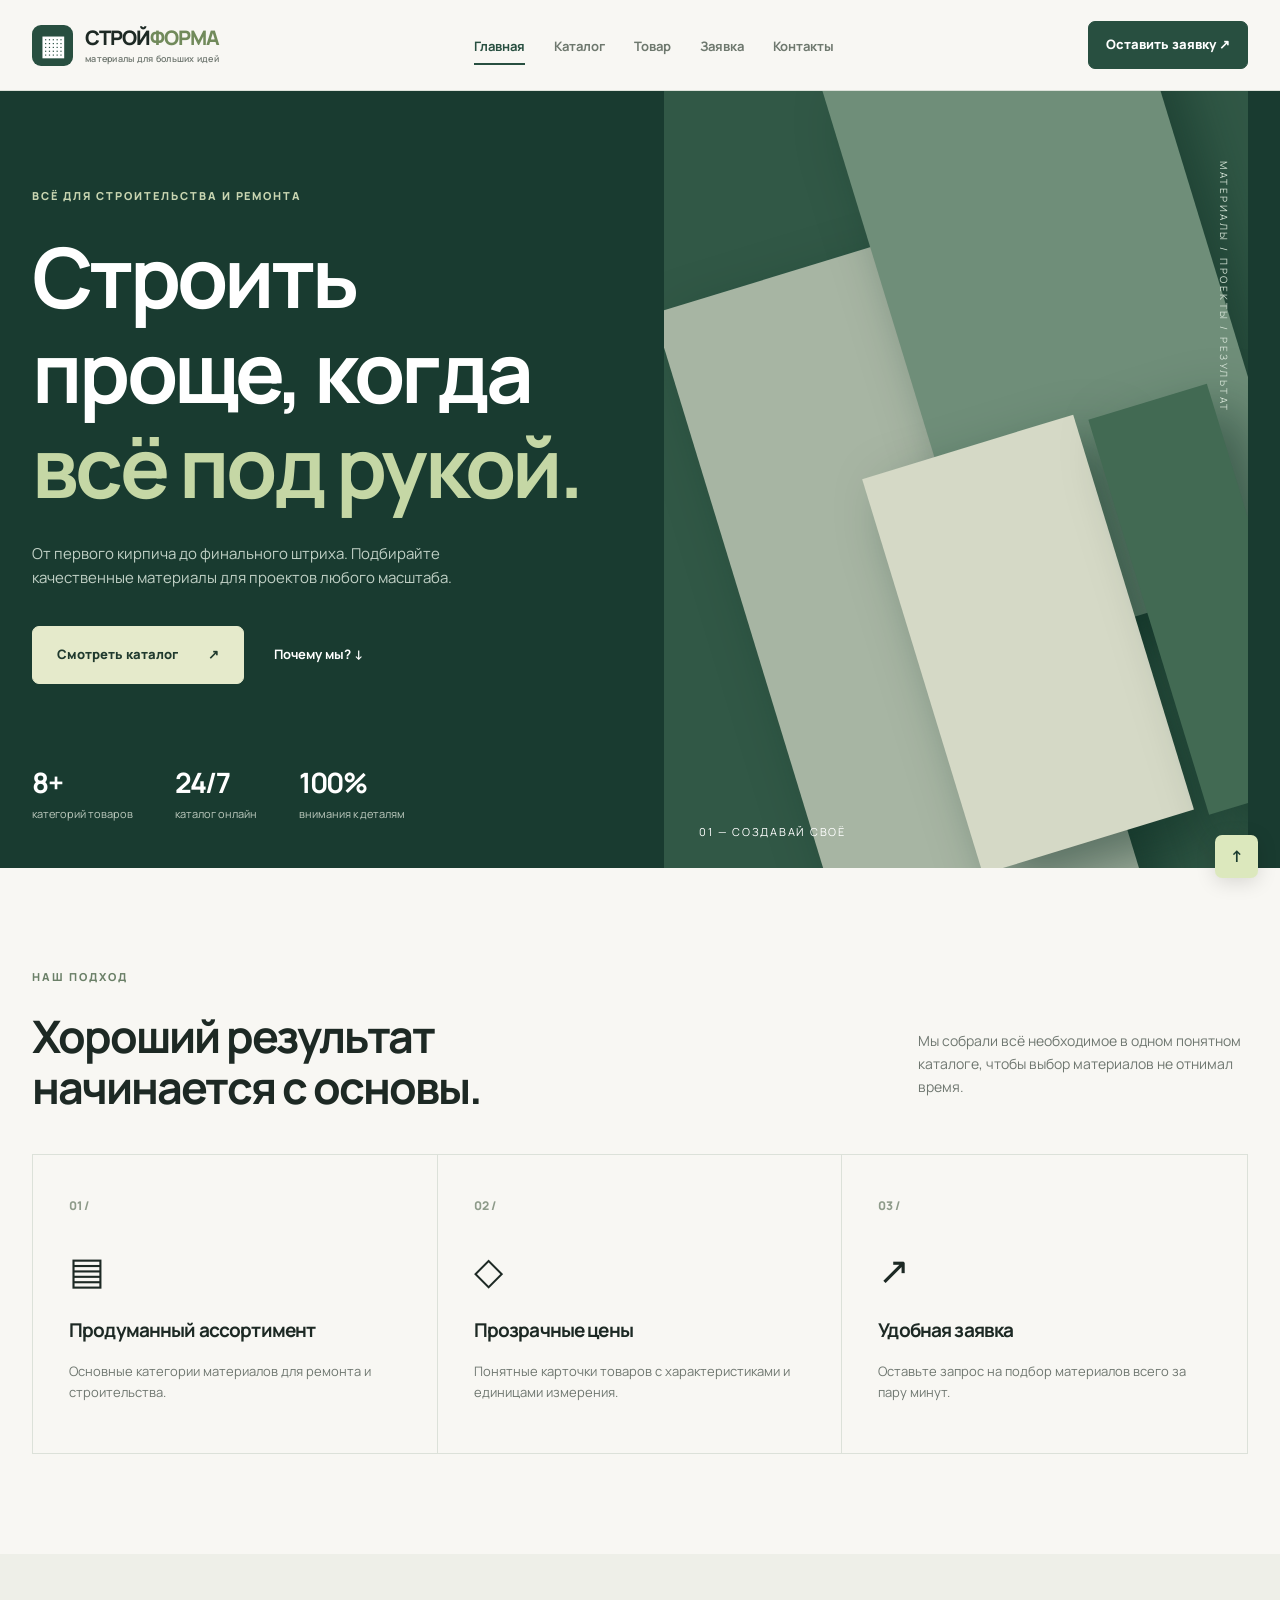
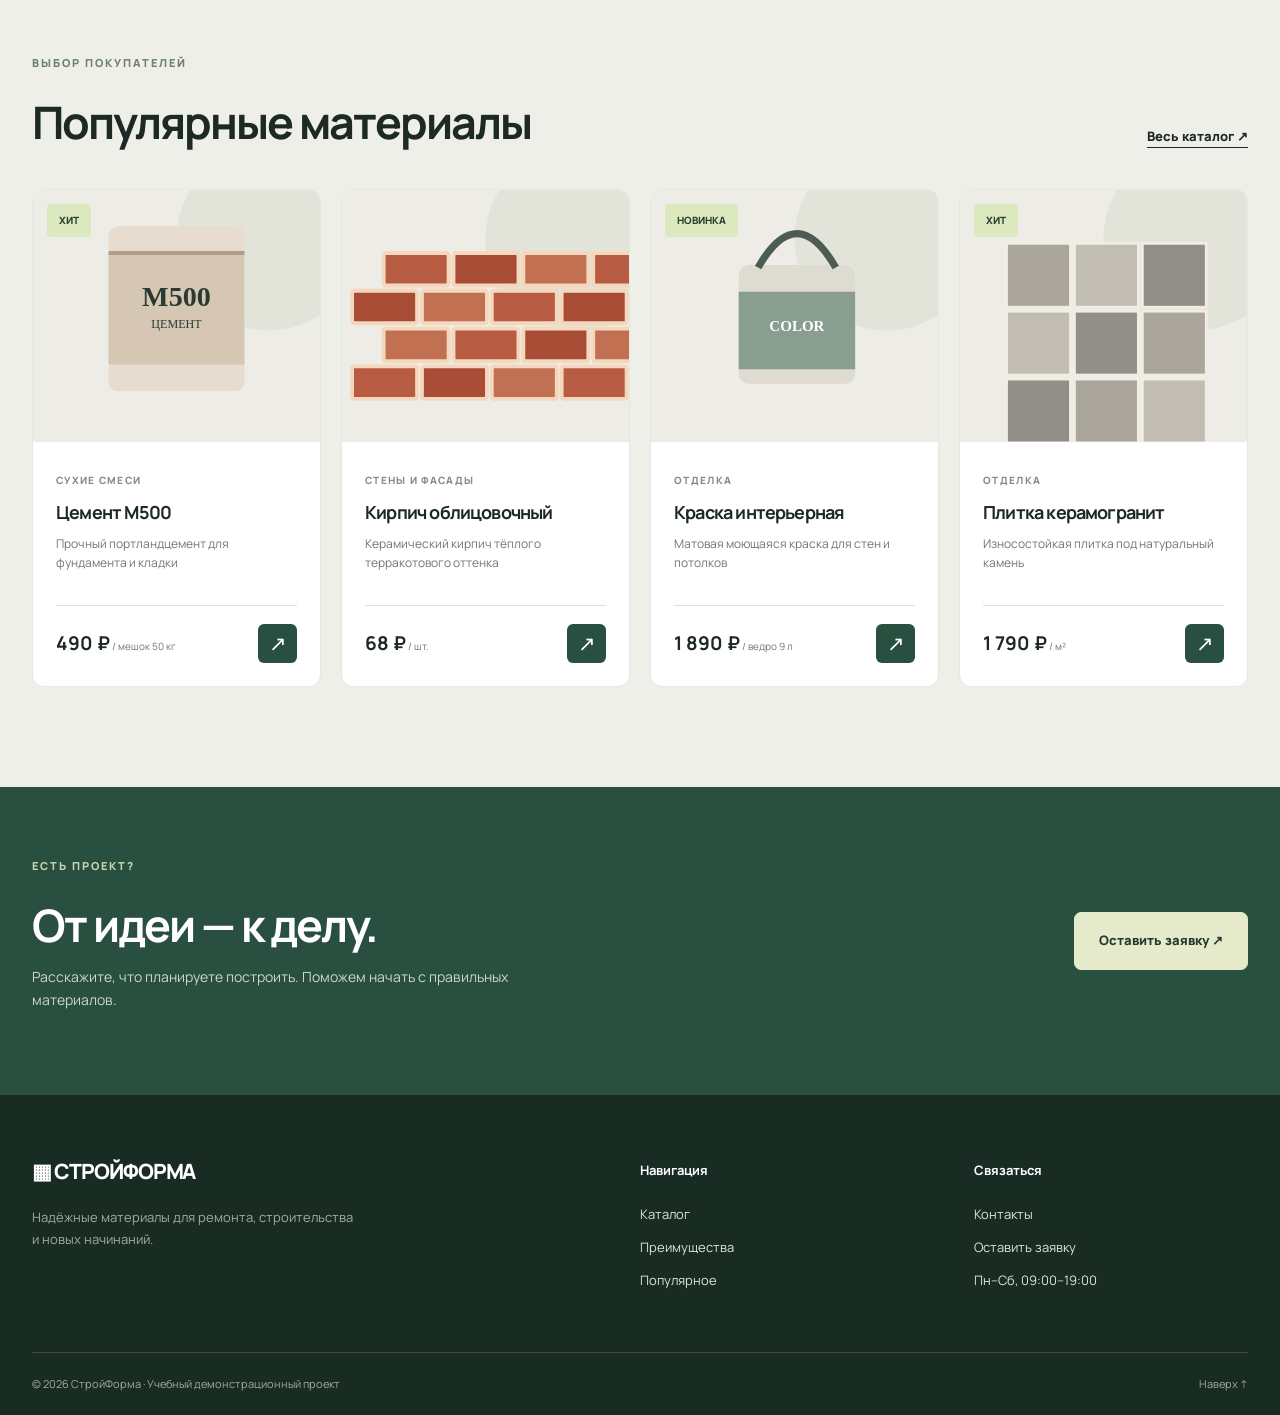
<file: index.html>
<!DOCTYPE html>
<html lang="ru">

<head>
    <meta charset="UTF-8">
    <meta name="viewport" content="width=device-width, initial-scale=1">
    <meta name="description" content="СтройФорма — интернет-магазин строительных материалов.">
    <title>Главная — СтройФорма</title>
    <link rel="stylesheet" href="css/style.css">
</head>

<body id="top">
    <header class="site-header">
        <div class="container site-header__inner"><a class="brand" href="index.html"
                aria-label="СтройФорма — главная"><span class="brand__mark">▦</span><span>СТРОЙ<span
                        class="brand__accent">ФОРМА</span><small>материалы для больших идей</small></span></a>
            <nav class="site-nav" aria-label="Основное меню">
                <ul class="site-nav__list">
                    <li><a class="site-nav__link site-nav__link--active" aria-current="page"
                            href="index.html">Главная</a></li>
                    <li><a class="site-nav__link " href="catalog.html">Каталог</a></li>
                    <li><a class="site-nav__link " href="product.html">Товар</a></li>
                    <li><a class="site-nav__link " href="order.html">Заявка</a></li>
                    <li><a class="site-nav__link " href="contacts.html">Контакты</a></li>
                </ul>
            </nav><a class="button button--small" href="order.html">Оставить заявку ↗</a>
        </div>
    </header>
    <main>
        <section class="hero">
            <div class="container hero__grid">
                <div class="hero__content"><span class="eyebrow eyebrow--light">ВСЁ ДЛЯ СТРОИТЕЛЬСТВА И РЕМОНТА</span>
                    <h1>Строить<br>проще, когда<br><em>всё под рукой.</em></h1>
                    <p>От первого кирпича до финального штриха. Подбирайте качественные материалы для проектов любого
                        масштаба.</p>
                    <div class="hero__actions"><a class="button button--cream" href="catalog.html">Смотреть каталог
                            <span>↗</span></a><a class="text-link" href="#advantages">Почему мы? ↓</a></div>
                    <div class="hero__stats">
                        <div><strong>8+</strong><span>категорий товаров</span></div>
                        <div><strong>24/7</strong><span>каталог онлайн</span></div>
                        <div><strong>100%</strong><span>внимания к деталям</span></div>
                    </div>
                </div>
                <div class="hero__visual">
                    <div class="hero__architecture">
                        <div class="arch arch--one"></div>
                        <div class="arch arch--two"></div>
                        <div class="arch arch--three"></div>
                        <div class="arch arch--four"></div>
                    </div><span class="hero__vertical">МАТЕРИАЛЫ / ПРОЕКТЫ / РЕЗУЛЬТАТ</span><span
                        class="hero__visual-note">01 — СОЗДАВАЙ СВОЁ</span>
                </div>
            </div>
        </section>
        <section class="section" id="advantages">
            <div class="container">
                <div class="section-heading">
                    <div><span class="eyebrow">НАШ ПОДХОД</span>
                        <h2>Хороший результат<br>начинается с основы.</h2>
                    </div>
                    <p>Мы собрали всё необходимое в одном понятном каталоге, чтобы выбор материалов не отнимал время.
                    </p>
                </div>
                <div class="features">
                    <article class="feature"><span class="feature__number">01 /</span><span
                            class="feature__icon">▤</span>
                        <h3>Продуманный ассортимент</h3>
                        <p>Основные категории материалов для ремонта и строительства.</p>
                    </article>
                    <article class="feature"><span class="feature__number">02 /</span><span
                            class="feature__icon">◇</span>
                        <h3>Прозрачные цены</h3>
                        <p>Понятные карточки товаров с характеристиками и единицами измерения.</p>
                    </article>
                    <article class="feature"><span class="feature__number">03 /</span><span
                            class="feature__icon">↗</span>
                        <h3>Удобная заявка</h3>
                        <p>Оставьте запрос на подбор материалов всего за пару минут.</p>
                    </article>
                </div>
            </div>
        </section>
        <section class="section section--tinted" id="popular">
            <div class="container">
                <div class="section-heading">
                    <div><span class="eyebrow">ВЫБОР ПОКУПАТЕЛЕЙ</span>
                        <h2>Популярные материалы</h2>
                    </div><a class="underlined-link" href="catalog.html">Весь каталог ↗</a>
                </div>
                <div class="products-grid">
                    <article class="product-card">
                        <div class="product-card__image-wrap"><img class="product-card__image" src="images/cement.svg"
                                alt="Цемент М500" loading="lazy"><span class="product-card__badge">Хит</span></div>
                        <div class="product-card__body"><span class="product-card__category">Сухие смеси</span>
                            <h3 class="product-card__title">Цемент М500</h3>
                            <p class="product-card__description">Прочный портландцемент для фундамента и кладки</p>
                            <div class="product-card__bottom">
                                <div><strong class="product-card__price">490 ₽</strong><small> / мешок 50 кг</small>
                                </div><a class="product-card__button" href="product.html"
                                    aria-label="Подробнее о товаре Цемент М500">↗</a>
                            </div>
                        </div>
                    </article>
                    <article class="product-card">
                        <div class="product-card__image-wrap"><img class="product-card__image" src="images/brick.svg"
                                alt="Кирпич облицовочный" loading="lazy"></div>
                        <div class="product-card__body"><span class="product-card__category">Стены и фасады</span>
                            <h3 class="product-card__title">Кирпич облицовочный</h3>
                            <p class="product-card__description">Керамический кирпич тёплого терракотового оттенка</p>
                            <div class="product-card__bottom">
                                <div><strong class="product-card__price">68 ₽</strong><small> / шт.</small></div><a
                                    class="product-card__button" href="product.html"
                                    aria-label="Подробнее о товаре Кирпич облицовочный">↗</a>
                            </div>
                        </div>
                    </article>
                    <article class="product-card">
                        <div class="product-card__image-wrap"><img class="product-card__image" src="images/paint.svg"
                                alt="Краска интерьерная" loading="lazy"><span class="product-card__badge">Новинка</span>
                        </div>
                        <div class="product-card__body"><span class="product-card__category">Отделка</span>
                            <h3 class="product-card__title">Краска интерьерная</h3>
                            <p class="product-card__description">Матовая моющаяся краска для стен и потолков</p>
                            <div class="product-card__bottom">
                                <div><strong class="product-card__price">1 890 ₽</strong><small> / ведро 9 л</small>
                                </div><a class="product-card__button" href="product.html"
                                    aria-label="Подробнее о товаре Краска интерьерная">↗</a>
                            </div>
                        </div>
                    </article>
                    <article class="product-card">
                        <div class="product-card__image-wrap"><img class="product-card__image" src="images/tile.svg"
                                alt="Плитка керамогранит" loading="lazy"><span class="product-card__badge">Хит</span>
                        </div>
                        <div class="product-card__body"><span class="product-card__category">Отделка</span>
                            <h3 class="product-card__title">Плитка керамогранит</h3>
                            <p class="product-card__description">Износостойкая плитка под натуральный камень</p>
                            <div class="product-card__bottom">
                                <div><strong class="product-card__price">1 790 ₽</strong><small> / м²</small></div><a
                                    class="product-card__button" href="product.html"
                                    aria-label="Подробнее о товаре Плитка керамогранит">↗</a>
                            </div>
                        </div>
                    </article>
                </div>
            </div>
        </section>
        <section class="cta-section">
            <div class="container cta-section__inner">
                <div><span class="eyebrow eyebrow--light">ЕСТЬ ПРОЕКТ?</span>
                    <h2>От идеи — к делу.</h2>
                    <p>Расскажите, что планируете построить. Поможем начать с правильных материалов.</p>
                </div><a class="button button--cream" href="order.html">Оставить заявку ↗</a>
            </div>
        </section>
    </main>
    <footer class="site-footer" id="contacts">
        <div class="container footer-grid">
            <div><a class="brand brand--footer" href="index.html">▦ СТРОЙФОРМА</a>
                <p>Надёжные материалы для ремонта, строительства и новых начинаний.</p>
            </div>
            <div><strong>Навигация</strong><a href="catalog.html">Каталог</a><a
                    href="index.html#advantages">Преимущества</a><a href="index.html#popular">Популярное</a></div>
            <div><strong>Связаться</strong><a href="contacts.html">Контакты</a><a href="order.html">Оставить
                    заявку</a><span>Пн–Сб, 09:00–19:00</span></div>
        </div>
        <div class="container footer-bottom">© 2026 СтройФорма · Учебный демонстрационный проект <a href="#top">Наверх
                ↑</a></div>
    </footer><a class="back-top" href="#top" aria-label="Вернуться наверх">↑</a>
    <div class="modal" id="consultation" role="dialog" aria-modal="true" aria-labelledby="modal-title">
        <div class="modal__panel"><a href="#close" class="modal__close" aria-label="Закрыть окно">×</a><span
                class="eyebrow">Нужна помощь?</span>
            <h2 id="modal-title">Подберём материалы</h2>
            <p>Расскажите о задаче — поможем составить список необходимых материалов.</p><a href="order.html"
                class="button">Перейти к заявке ↗</a>
        </div><a href="#close" class="modal__overlay" aria-label="Закрыть окно"></a>
    </div>
</body>

</html>
</file>
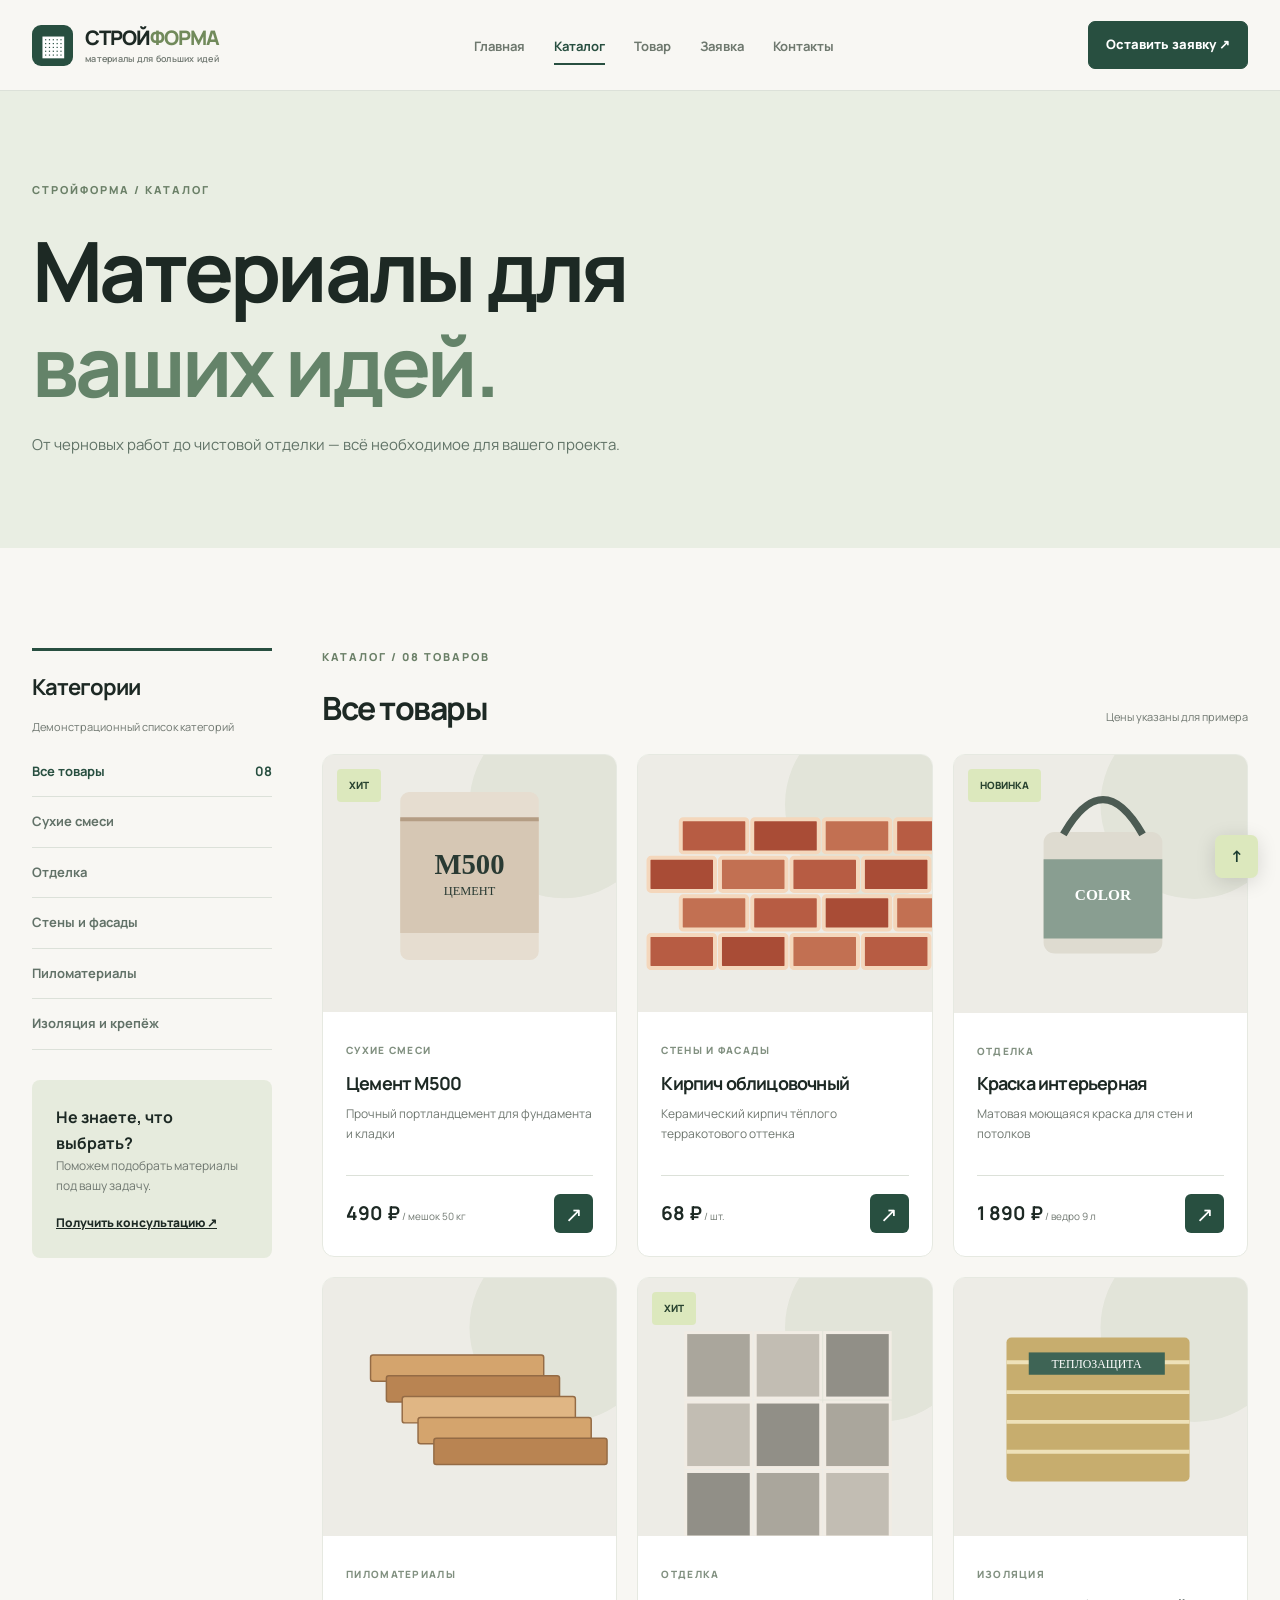
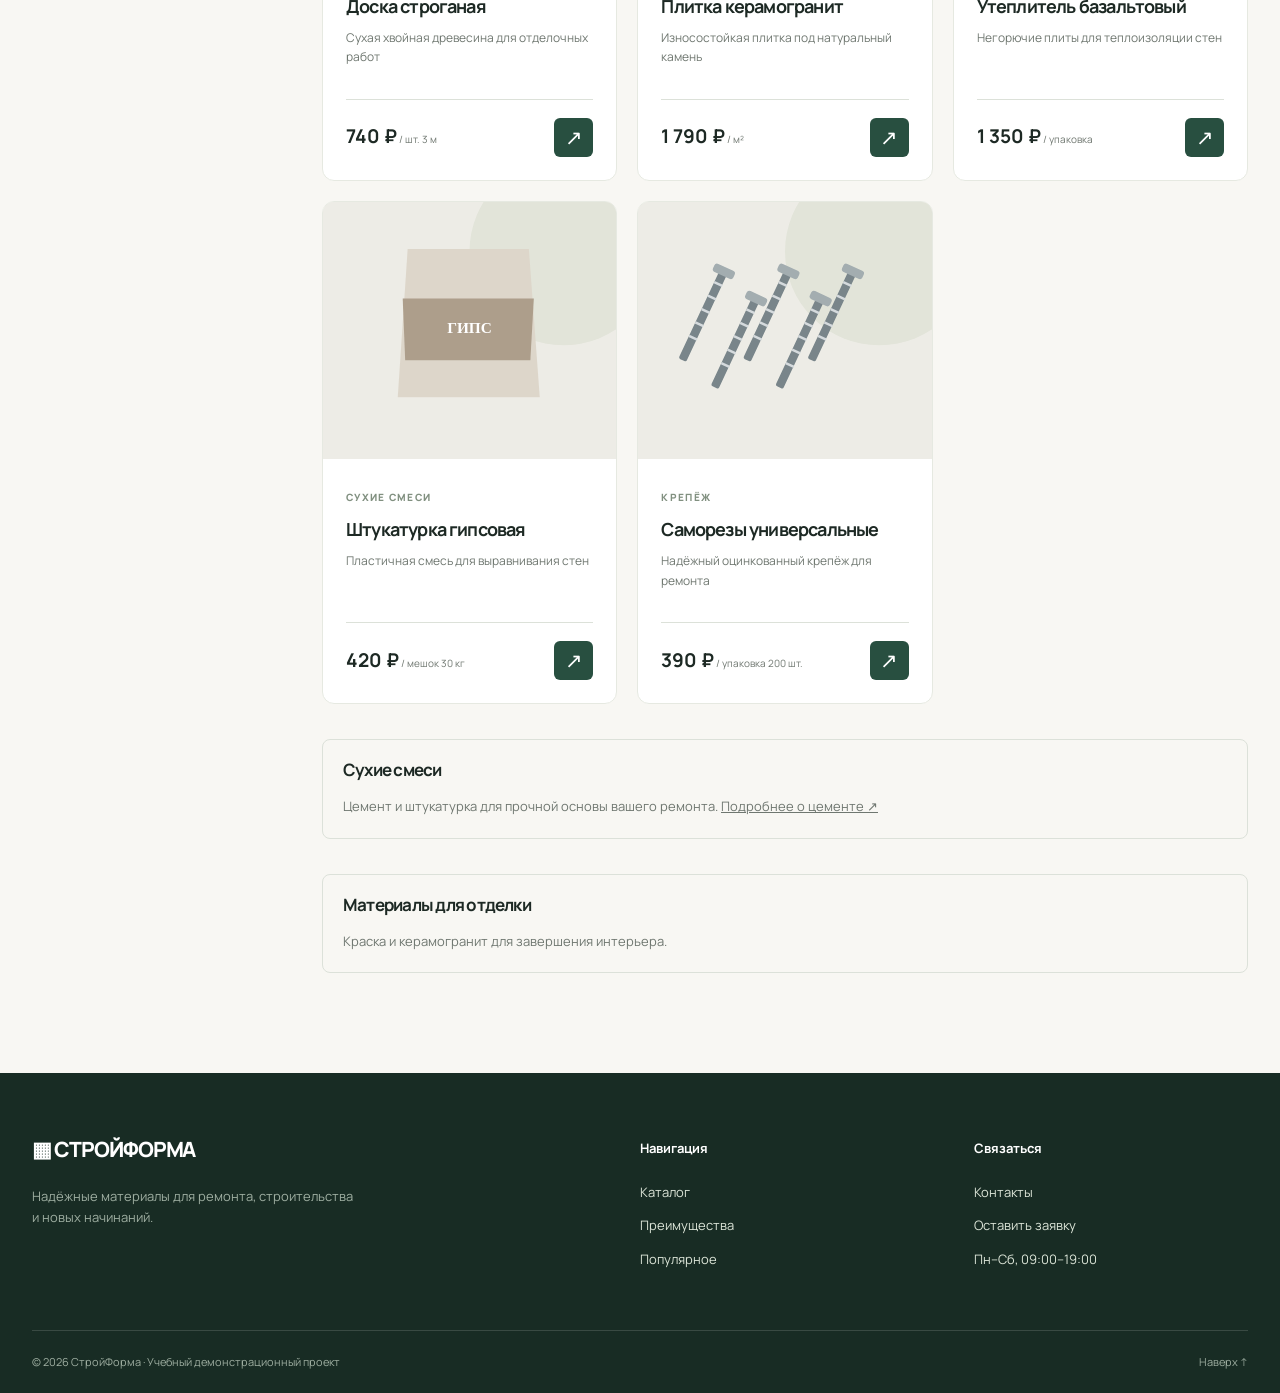
<file: catalog.html>
<!DOCTYPE html>
<html lang="ru">

<head>
    <meta charset="UTF-8">
    <meta name="viewport" content="width=device-width, initial-scale=1">
    <meta name="description" content="Каталог строительных материалов: цемент, кирпич, плитка и многое другое.">
    <title>Каталог — СтройФорма</title>
    <link rel="stylesheet" href="css/style.css">
</head>

<body id="top">
    <header class="site-header">
        <div class="container site-header__inner"><a class="brand" href="index.html"
                aria-label="СтройФорма — главная"><span class="brand__mark">▦</span><span>СТРОЙ<span
                        class="brand__accent">ФОРМА</span><small>материалы для больших идей</small></span></a>
            <nav class="site-nav" aria-label="Основное меню">
                <ul class="site-nav__list">
                    <li><a class="site-nav__link " href="index.html">Главная</a></li>
                    <li><a class="site-nav__link site-nav__link--active" aria-current="page"
                            href="catalog.html">Каталог</a></li>
                    <li><a class="site-nav__link " href="product.html">Товар</a></li>
                    <li><a class="site-nav__link " href="order.html">Заявка</a></li>
                    <li><a class="site-nav__link " href="contacts.html">Контакты</a></li>
                </ul>
            </nav><a class="button button--small" href="order.html">Оставить заявку ↗</a>
        </div>
    </header>
    <main>
        <section class="page-intro">
            <div class="container"><span class="eyebrow">СТРОЙФОРМА / КАТАЛОГ</span>
                <h1>Материалы для<br><em>ваших идей.</em></h1>
                <p>От черновых работ до чистовой отделки — всё необходимое для вашего проекта.</p>
            </div>
        </section>
        <section class="section">
            <div class="container catalog-layout">
                <aside class="filters">
                    <h2>Категории</h2>
                    <p class="filters__note">Демонстрационный список категорий</p><a
                        class="filters__link filters__link--active" href="#all">Все товары <span>08</span></a><a
                        class="filters__link" href="#mixes">Сухие смеси</a><a class="filters__link"
                        href="#finishing">Отделка</a><a class="filters__link" href="#all">Стены и фасады</a><a
                        class="filters__link" href="#all">Пиломатериалы</a><a class="filters__link" href="#all">Изоляция
                        и крепёж</a>
                    <div class="filters__help"><strong>Не знаете, что выбрать?</strong>
                        <p>Поможем подобрать материалы под вашу задачу.</p><a href="#consultation">Получить консультацию
                            ↗</a>
                    </div>
                </aside>
                <div id="all" class="catalog-main">
                    <div class="catalog-main__top">
                        <div><span class="eyebrow">КАТАЛОГ / 08 ТОВАРОВ</span>
                            <h2>Все товары</h2>
                        </div><span class="catalog-main__sort">Цены указаны для примера</span>
                    </div>
                    <div class="products-grid products-grid--catalog">
                        <article class="product-card">
                            <div class="product-card__image-wrap"><img class="product-card__image"
                                    src="images/cement.svg" alt="Цемент М500" loading="lazy"><span
                                    class="product-card__badge">Хит</span></div>
                            <div class="product-card__body"><span class="product-card__category">Сухие смеси</span>
                                <h3 class="product-card__title">Цемент М500</h3>
                                <p class="product-card__description">Прочный портландцемент для фундамента и кладки</p>
                                <div class="product-card__bottom">
                                    <div><strong class="product-card__price">490 ₽</strong><small> / мешок 50 кг</small>
                                    </div><a class="product-card__button" href="product.html"
                                        aria-label="Подробнее о товаре Цемент М500">↗</a>
                                </div>
                            </div>
                        </article>
                        <article class="product-card">
                            <div class="product-card__image-wrap"><img class="product-card__image"
                                    src="images/brick.svg" alt="Кирпич облицовочный" loading="lazy"></div>
                            <div class="product-card__body"><span class="product-card__category">Стены и фасады</span>
                                <h3 class="product-card__title">Кирпич облицовочный</h3>
                                <p class="product-card__description">Керамический кирпич тёплого терракотового оттенка
                                </p>
                                <div class="product-card__bottom">
                                    <div><strong class="product-card__price">68 ₽</strong><small> / шт.</small></div><a
                                        class="product-card__button" href="product.html"
                                        aria-label="Подробнее о товаре Кирпич облицовочный">↗</a>
                                </div>
                            </div>
                        </article>
                        <article class="product-card">
                            <div class="product-card__image-wrap"><img class="product-card__image"
                                    src="images/paint.svg" alt="Краска интерьерная" loading="lazy"><span
                                    class="product-card__badge">Новинка</span></div>
                            <div class="product-card__body"><span class="product-card__category">Отделка</span>
                                <h3 class="product-card__title">Краска интерьерная</h3>
                                <p class="product-card__description">Матовая моющаяся краска для стен и потолков</p>
                                <div class="product-card__bottom">
                                    <div><strong class="product-card__price">1 890 ₽</strong><small> / ведро 9 л</small>
                                    </div><a class="product-card__button" href="product.html"
                                        aria-label="Подробнее о товаре Краска интерьерная">↗</a>
                                </div>
                            </div>
                        </article>
                        <article class="product-card">
                            <div class="product-card__image-wrap"><img class="product-card__image" src="images/wood.svg"
                                    alt="Доска строганая" loading="lazy"></div>
                            <div class="product-card__body"><span class="product-card__category">Пиломатериалы</span>
                                <h3 class="product-card__title">Доска строганая</h3>
                                <p class="product-card__description">Сухая хвойная древесина для отделочных работ</p>
                                <div class="product-card__bottom">
                                    <div><strong class="product-card__price">740 ₽</strong><small> / шт. 3 м</small>
                                    </div><a class="product-card__button" href="product.html"
                                        aria-label="Подробнее о товаре Доска строганая">↗</a>
                                </div>
                            </div>
                        </article>
                        <article class="product-card">
                            <div class="product-card__image-wrap"><img class="product-card__image" src="images/tile.svg"
                                    alt="Плитка керамогранит" loading="lazy"><span
                                    class="product-card__badge">Хит</span></div>
                            <div class="product-card__body"><span class="product-card__category">Отделка</span>
                                <h3 class="product-card__title">Плитка керамогранит</h3>
                                <p class="product-card__description">Износостойкая плитка под натуральный камень</p>
                                <div class="product-card__bottom">
                                    <div><strong class="product-card__price">1 790 ₽</strong><small> / м²</small></div>
                                    <a class="product-card__button" href="product.html"
                                        aria-label="Подробнее о товаре Плитка керамогранит">↗</a>
                                </div>
                            </div>
                        </article>
                        <article class="product-card">
                            <div class="product-card__image-wrap"><img class="product-card__image"
                                    src="images/insulation.svg" alt="Утеплитель базальтовый" loading="lazy"></div>
                            <div class="product-card__body"><span class="product-card__category">Изоляция</span>
                                <h3 class="product-card__title">Утеплитель базальтовый</h3>
                                <p class="product-card__description">Негорючие плиты для теплоизоляции стен</p>
                                <div class="product-card__bottom">
                                    <div><strong class="product-card__price">1 350 ₽</strong><small> / упаковка</small>
                                    </div><a class="product-card__button" href="product.html"
                                        aria-label="Подробнее о товаре Утеплитель базальтовый">↗</a>
                                </div>
                            </div>
                        </article>
                        <article class="product-card">
                            <div class="product-card__image-wrap"><img class="product-card__image"
                                    src="images/plaster.svg" alt="Штукатурка гипсовая" loading="lazy"></div>
                            <div class="product-card__body"><span class="product-card__category">Сухие смеси</span>
                                <h3 class="product-card__title">Штукатурка гипсовая</h3>
                                <p class="product-card__description">Пластичная смесь для выравнивания стен</p>
                                <div class="product-card__bottom">
                                    <div><strong class="product-card__price">420 ₽</strong><small> / мешок 30 кг</small>
                                    </div><a class="product-card__button" href="product.html"
                                        aria-label="Подробнее о товаре Штукатурка гипсовая">↗</a>
                                </div>
                            </div>
                        </article>
                        <article class="product-card">
                            <div class="product-card__image-wrap"><img class="product-card__image"
                                    src="images/screws.svg" alt="Саморезы универсальные" loading="lazy"></div>
                            <div class="product-card__body"><span class="product-card__category">Крепёж</span>
                                <h3 class="product-card__title">Саморезы универсальные</h3>
                                <p class="product-card__description">Надёжный оцинкованный крепёж для ремонта</p>
                                <div class="product-card__bottom">
                                    <div><strong class="product-card__price">390 ₽</strong><small> / упаковка 200
                                            шт.</small></div><a class="product-card__button" href="product.html"
                                        aria-label="Подробнее о товаре Саморезы универсальные">↗</a>
                                </div>
                            </div>
                        </article>
                    </div>
                    <div class="category-note" id="mixes">
                        <h3>Сухие смеси</h3>
                        <p>Цемент и штукатурка для прочной основы вашего ремонта. <a href="product.html">Подробнее о
                                цементе ↗</a></p>
                    </div>
                    <div class="category-note" id="finishing">
                        <h3>Материалы для отделки</h3>
                        <p>Краска и керамогранит для завершения интерьера.</p>
                    </div>
                </div>
            </div>
        </section>
    </main>
    <footer class="site-footer" id="contacts">
        <div class="container footer-grid">
            <div><a class="brand brand--footer" href="index.html">▦ СТРОЙФОРМА</a>
                <p>Надёжные материалы для ремонта, строительства и новых начинаний.</p>
            </div>
            <div><strong>Навигация</strong><a href="catalog.html">Каталог</a><a
                    href="index.html#advantages">Преимущества</a><a href="index.html#popular">Популярное</a></div>
            <div><strong>Связаться</strong><a href="contacts.html">Контакты</a><a href="order.html">Оставить
                    заявку</a><span>Пн–Сб, 09:00–19:00</span></div>
        </div>
        <div class="container footer-bottom">© 2026 СтройФорма · Учебный демонстрационный проект <a href="#top">Наверх
                ↑</a></div>
    </footer><a class="back-top" href="#top" aria-label="Вернуться наверх">↑</a>
    <div class="modal" id="consultation" role="dialog" aria-modal="true" aria-labelledby="modal-title">
        <div class="modal__panel"><a href="#close" class="modal__close" aria-label="Закрыть окно">×</a><span
                class="eyebrow">Нужна помощь?</span>
            <h2 id="modal-title">Подберём материалы</h2>
            <p>Расскажите о задаче — поможем составить список необходимых материалов.</p><a href="order.html"
                class="button">Перейти к заявке ↗</a>
        </div><a href="#close" class="modal__overlay" aria-label="Закрыть окно"></a>
    </div>
</body>

</html>
</file>
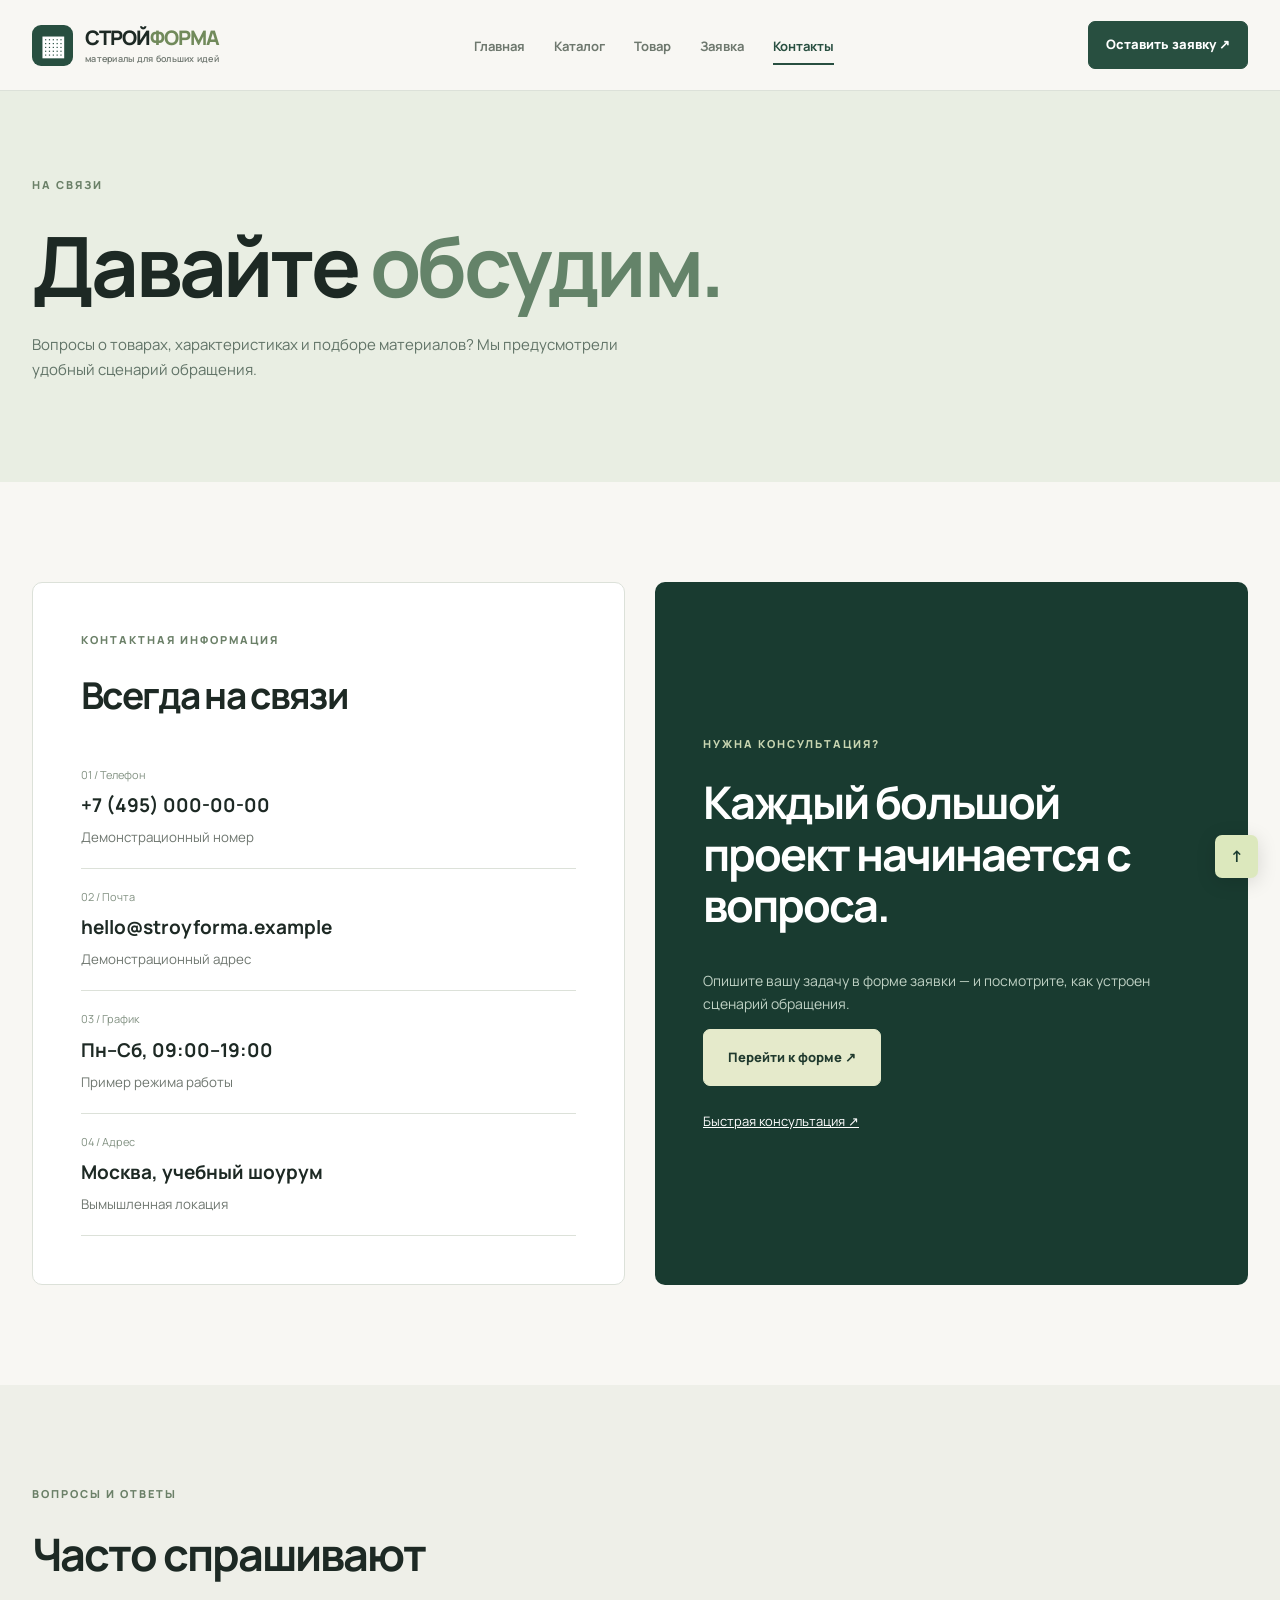
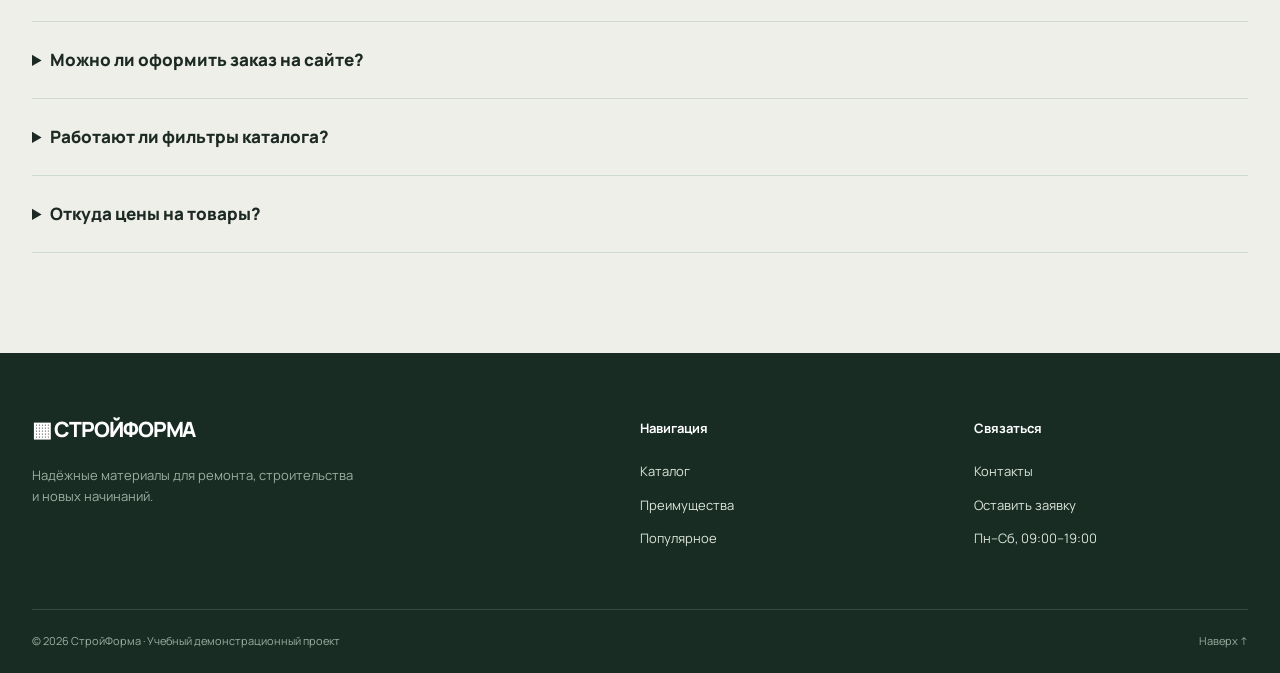
<file: contacts.html>
<!DOCTYPE html>
<html lang="ru">

<head>
    <meta charset="UTF-8">
    <meta name="viewport" content="width=device-width, initial-scale=1">
    <meta name="description" content="Контактная информация учебного магазина СтройФорма.">
    <title>Контакты — СтройФорма</title>
    <link rel="stylesheet" href="css/style.css">
</head>

<body id="top">
    <header class="site-header">
        <div class="container site-header__inner"><a class="brand" href="index.html"
                aria-label="СтройФорма — главная"><span class="brand__mark">▦</span><span>СТРОЙ<span
                        class="brand__accent">ФОРМА</span><small>материалы для больших идей</small></span></a>
            <nav class="site-nav" aria-label="Основное меню">
                <ul class="site-nav__list">
                    <li><a class="site-nav__link " href="index.html">Главная</a></li>
                    <li><a class="site-nav__link " href="catalog.html">Каталог</a></li>
                    <li><a class="site-nav__link " href="product.html">Товар</a></li>
                    <li><a class="site-nav__link " href="order.html">Заявка</a></li>
                    <li><a class="site-nav__link site-nav__link--active" aria-current="page"
                            href="contacts.html">Контакты</a></li>
                </ul>
            </nav><a class="button button--small" href="order.html">Оставить заявку ↗</a>
        </div>
    </header>
    <main>
        <section class="page-intro page-intro--short">
            <div class="container"><span class="eyebrow">НА СВЯЗИ</span>
                <h1>Давайте <em>обсудим.</em></h1>
                <p>Вопросы о товарах, характеристиках и подборе материалов? Мы предусмотрели удобный сценарий обращения.
                </p>
            </div>
        </section>
        <section class="section">
            <div class="container contact-grid">
                <div class="contact-panel"><span class="eyebrow">КОНТАКТНАЯ ИНФОРМАЦИЯ</span>
                    <h2>Всегда на связи</h2>
                    <div class="contact-line"><span>01 / Телефон</span><strong>+7 (495)
                            000-00-00</strong><small>Демонстрационный номер</small></div>
                    <div class="contact-line"><span>02 /
                            Почта</span><strong>hello@stroyforma.example</strong><small>Демонстрационный адрес</small>
                    </div>
                    <div class="contact-line"><span>03 / График</span><strong>Пн–Сб, 09:00–19:00</strong><small>Пример
                            режима работы</small></div>
                    <div class="contact-line"><span>04 / Адрес</span><strong>Москва, учебный
                            шоурум</strong><small>Вымышленная локация</small></div>
                </div>
                <aside class="contact-highlight"><span class="eyebrow eyebrow--light">НУЖНА КОНСУЛЬТАЦИЯ?</span>
                    <h2>Каждый большой проект начинается с вопроса.</h2>
                    <p>Опишите вашу задачу в форме заявки — и посмотрите, как устроен сценарий обращения.</p><a
                        class="button button--cream" href="order.html">Перейти к форме ↗</a><a
                        class="contact-highlight__link" href="#consultation">Быстрая консультация ↗</a>
                </aside>
            </div>
        </section>
        <section class="section section--tinted">
            <div class="container">
                <div class="section-heading">
                    <div><span class="eyebrow">ВОПРОСЫ И ОТВЕТЫ</span>
                        <h2>Часто спрашивают</h2>
                    </div>
                </div>
                <div class="faq">
                    <details>
                        <summary>Можно ли оформить заказ на сайте?</summary>
                        <p>Это учебный проект: форма демонстрирует интерфейс заявки, но не отправляет данные в магазин.
                        </p>
                    </details>
                    <details>
                        <summary>Работают ли фильтры каталога?</summary>
                        <p>Категории представлены статическими ссылками и якорями. Полноценная фильтрация может быть
                            добавлена в следующей работе с JavaScript.</p>
                    </details>
                    <details>
                        <summary>Откуда цены на товары?</summary>
                        <p>Все цены, характеристики и контакты используются только как демонстрационные примеры.</p>
                    </details>
                </div>
            </div>
        </section>
    </main>
    <footer class="site-footer" id="contacts">
        <div class="container footer-grid">
            <div><a class="brand brand--footer" href="index.html">▦ СТРОЙФОРМА</a>
                <p>Надёжные материалы для ремонта, строительства и новых начинаний.</p>
            </div>
            <div><strong>Навигация</strong><a href="catalog.html">Каталог</a><a
                    href="index.html#advantages">Преимущества</a><a href="index.html#popular">Популярное</a></div>
            <div><strong>Связаться</strong><a href="contacts.html">Контакты</a><a href="order.html">Оставить
                    заявку</a><span>Пн–Сб, 09:00–19:00</span></div>
        </div>
        <div class="container footer-bottom">© 2026 СтройФорма · Учебный демонстрационный проект <a href="#top">Наверх
                ↑</a></div>
    </footer><a class="back-top" href="#top" aria-label="Вернуться наверх">↑</a>
    <div class="modal" id="consultation" role="dialog" aria-modal="true" aria-labelledby="modal-title">
        <div class="modal__panel"><a href="#close" class="modal__close" aria-label="Закрыть окно">×</a><span
                class="eyebrow">Нужна помощь?</span>
            <h2 id="modal-title">Подберём материалы</h2>
            <p>Расскажите о задаче — поможем составить список необходимых материалов.</p><a href="order.html"
                class="button">Перейти к заявке ↗</a>
        </div><a href="#close" class="modal__overlay" aria-label="Закрыть окно"></a>
    </div>
</body>

</html>
</file>
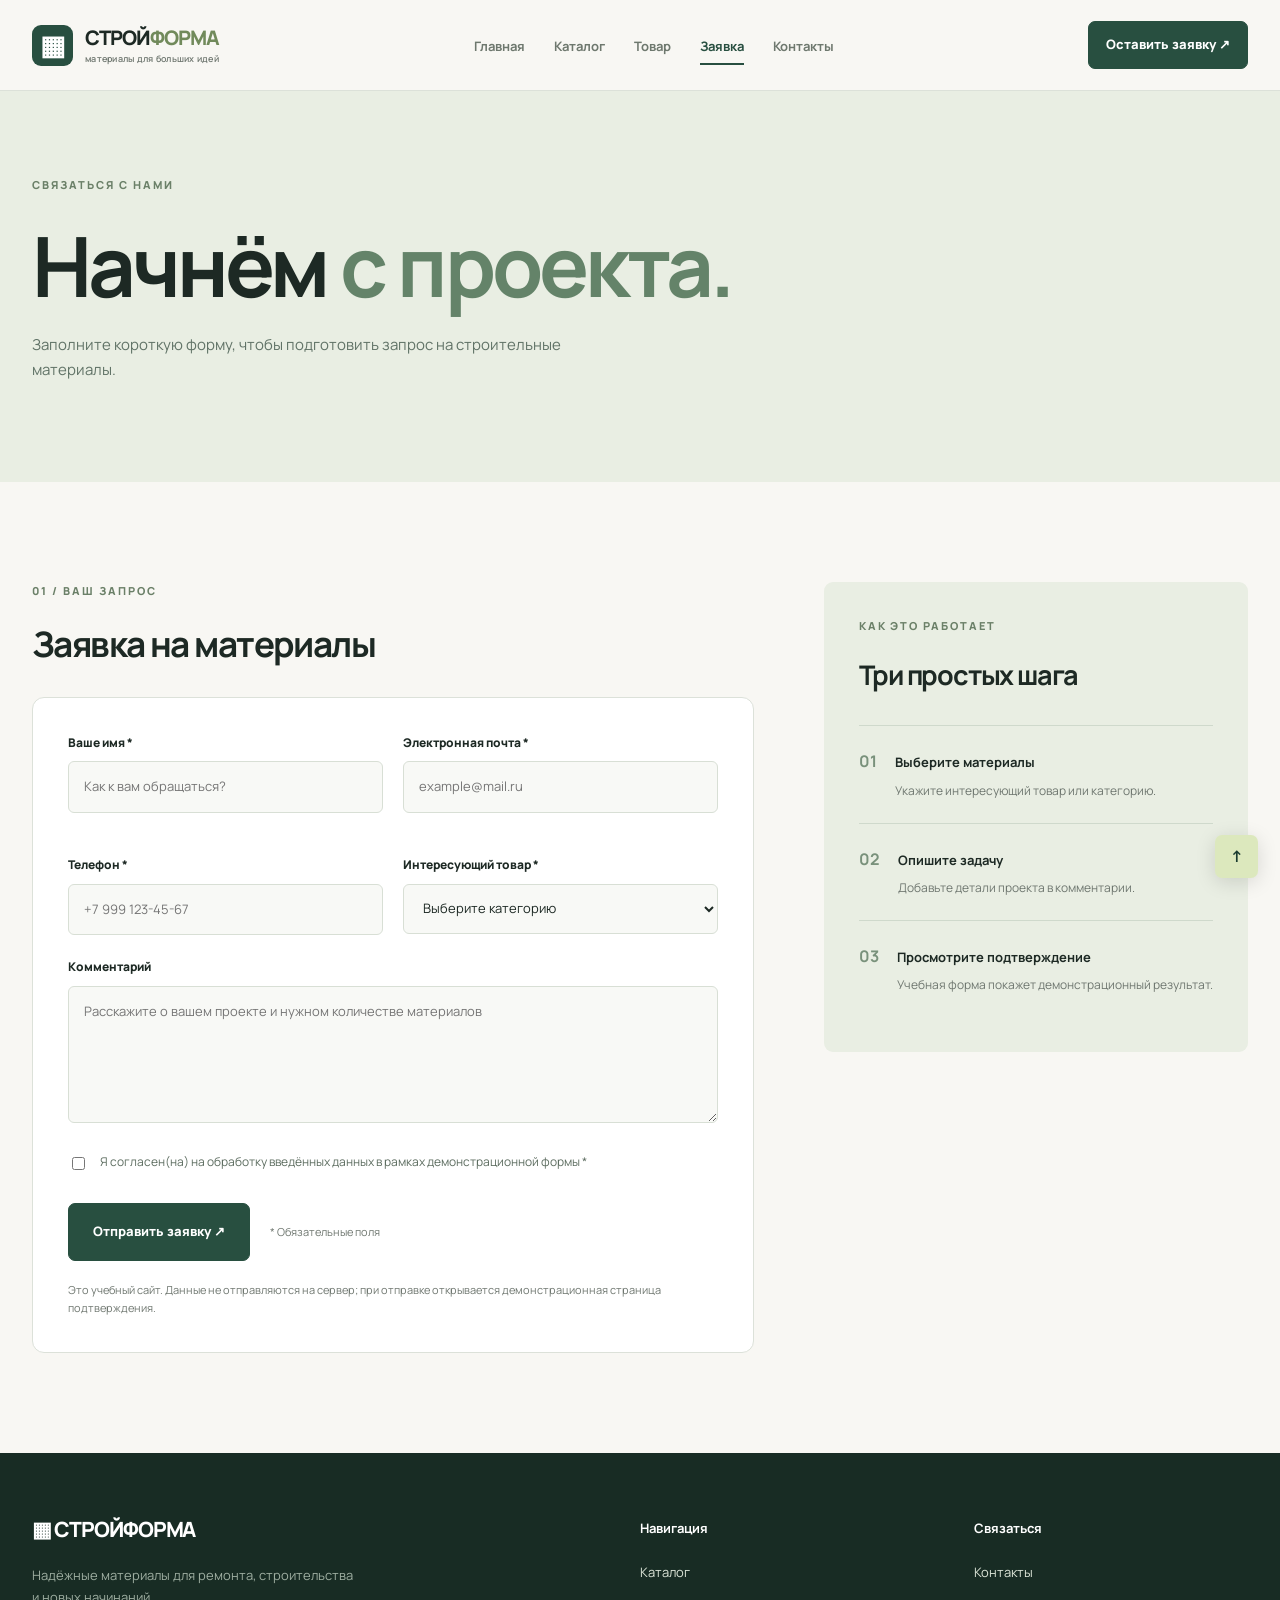
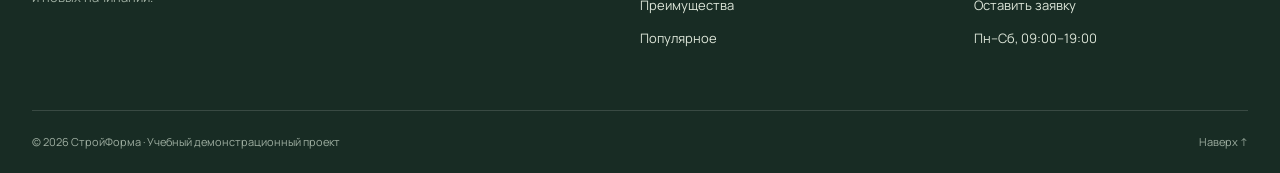
<file: order.html>
<!DOCTYPE html>
<html lang="ru">

<head>
    <meta charset="UTF-8">
    <meta name="viewport" content="width=device-width, initial-scale=1">
    <meta name="description" content="Оставить заявку на строительные материалы.">
    <title>Оформление заявки — СтройФорма</title>
    <link rel="stylesheet" href="css/style.css">
</head>

<body id="top">
    <header class="site-header">
        <div class="container site-header__inner"><a class="brand" href="index.html"
                aria-label="СтройФорма — главная"><span class="brand__mark">▦</span><span>СТРОЙ<span
                        class="brand__accent">ФОРМА</span><small>материалы для больших идей</small></span></a>
            <nav class="site-nav" aria-label="Основное меню">
                <ul class="site-nav__list">
                    <li><a class="site-nav__link " href="index.html">Главная</a></li>
                    <li><a class="site-nav__link " href="catalog.html">Каталог</a></li>
                    <li><a class="site-nav__link " href="product.html">Товар</a></li>
                    <li><a class="site-nav__link site-nav__link--active" aria-current="page"
                            href="order.html">Заявка</a></li>
                    <li><a class="site-nav__link " href="contacts.html">Контакты</a></li>
                </ul>
            </nav><a class="button button--small" href="order.html">Оставить заявку ↗</a>
        </div>
    </header>
    <main>
        <section class="page-intro page-intro--short">
            <div class="container"><span class="eyebrow">СВЯЗАТЬСЯ С НАМИ</span>
                <h1>Начнём <em>с проекта.</em></h1>
                <p>Заполните короткую форму, чтобы подготовить запрос на строительные материалы.</p>
            </div>
        </section>
        <section class="section">
            <div class="container order-layout">
                <div class="order-layout__main"><span class="eyebrow">01 / ВАШ ЗАПРОС</span>
                    <h2>Заявка на материалы</h2>
                    <form class="order-form" action="success.html" method="get">
                        <div class="form-grid">
                            <div class="order-form__field"><label class="order-form__label" for="name">Ваше имя
                                    *</label><input class="order-form__input" id="name" name="name" autocomplete="name"
                                    required placeholder="Как к вам обращаться?"></div>
                            <div class="order-form__field"><label class="order-form__label" for="email">Электронная
                                    почта *</label><input class="order-form__input" type="email" id="email" name="email"
                                    autocomplete="email" required placeholder="example@mail.ru"></div>
                            <div class="order-form__field"><label class="order-form__label" for="phone">Телефон
                                    *</label><input class="order-form__input" type="tel" id="phone" name="phone"
                                    autocomplete="tel" required placeholder="+7 999 123-45-67"></div>
                            <div class="order-form__field"><label class="order-form__label" for="product">Интересующий
                                    товар *</label><select class="order-form__input" id="product" name="product"
                                    required>
                                    <option value="">Выберите категорию</option>
                                    <option value="Цемент М500">Цемент М500</option>
                                    <option value="Кирпич облицовочный">Кирпич облицовочный</option>
                                    <option value="Краска интерьерная">Краска интерьерная</option>
                                    <option value="Доска строганая">Доска строганая</option>
                                    <option value="Плитка керамогранит">Плитка керамогранит</option>
                                    <option value="Утеплитель базальтовый">Утеплитель базальтовый</option>
                                    <option value="Штукатурка гипсовая">Штукатурка гипсовая</option>
                                    <option value="Саморезы универсальные">Саморезы универсальные</option>
                                    <option value="Подбор материалов">Нужен подбор материалов</option>
                                </select></div>
                        </div>
                        <div class="order-form__field"><label class="order-form__label"
                                for="comment">Комментарий</label><textarea
                                class="order-form__input order-form__input--textarea" id="comment" name="comment"
                                rows="5"
                                placeholder="Расскажите о вашем проекте и нужном количестве материалов"></textarea>
                        </div><label class="order-form__consent"><input type="checkbox" name="consent" required><span>Я
                                согласен(на) на обработку введённых данных в рамках демонстрационной формы
                                *</span></label>
                        <div class="order-form__actions"><button class="button" type="submit">Отправить заявку
                                ↗</button><span>* Обязательные поля</span></div>
                        <p class="form-disclaimer">Это учебный сайт. Данные не отправляются на сервер; при отправке
                            открывается демонстрационная страница подтверждения.</p>
                    </form>
                </div>
                <aside class="order-sidebar"><span class="eyebrow">КАК ЭТО РАБОТАЕТ</span>
                    <h3>Три простых шага</h3>
                    <div class="step"><strong>01</strong>
                        <div><b>Выберите материалы</b>
                            <p>Укажите интересующий товар или категорию.</p>
                        </div>
                    </div>
                    <div class="step"><strong>02</strong>
                        <div><b>Опишите задачу</b>
                            <p>Добавьте детали проекта в комментарии.</p>
                        </div>
                    </div>
                    <div class="step"><strong>03</strong>
                        <div><b>Просмотрите подтверждение</b>
                            <p>Учебная форма покажет демонстрационный результат.</p>
                        </div>
                    </div>
                </aside>
            </div>
        </section>
    </main>
    <footer class="site-footer" id="contacts">
        <div class="container footer-grid">
            <div><a class="brand brand--footer" href="index.html">▦ СТРОЙФОРМА</a>
                <p>Надёжные материалы для ремонта, строительства и новых начинаний.</p>
            </div>
            <div><strong>Навигация</strong><a href="catalog.html">Каталог</a><a
                    href="index.html#advantages">Преимущества</a><a href="index.html#popular">Популярное</a></div>
            <div><strong>Связаться</strong><a href="contacts.html">Контакты</a><a href="order.html">Оставить
                    заявку</a><span>Пн–Сб, 09:00–19:00</span></div>
        </div>
        <div class="container footer-bottom">© 2026 СтройФорма · Учебный демонстрационный проект <a href="#top">Наверх
                ↑</a></div>
    </footer><a class="back-top" href="#top" aria-label="Вернуться наверх">↑</a>
    <div class="modal" id="consultation" role="dialog" aria-modal="true" aria-labelledby="modal-title">
        <div class="modal__panel"><a href="#close" class="modal__close" aria-label="Закрыть окно">×</a><span
                class="eyebrow">Нужна помощь?</span>
            <h2 id="modal-title">Подберём материалы</h2>
            <p>Расскажите о задаче — поможем составить список необходимых материалов.</p><a href="order.html"
                class="button">Перейти к заявке ↗</a>
        </div><a href="#close" class="modal__overlay" aria-label="Закрыть окно"></a>
    </div>
</body>

</html>
</file>
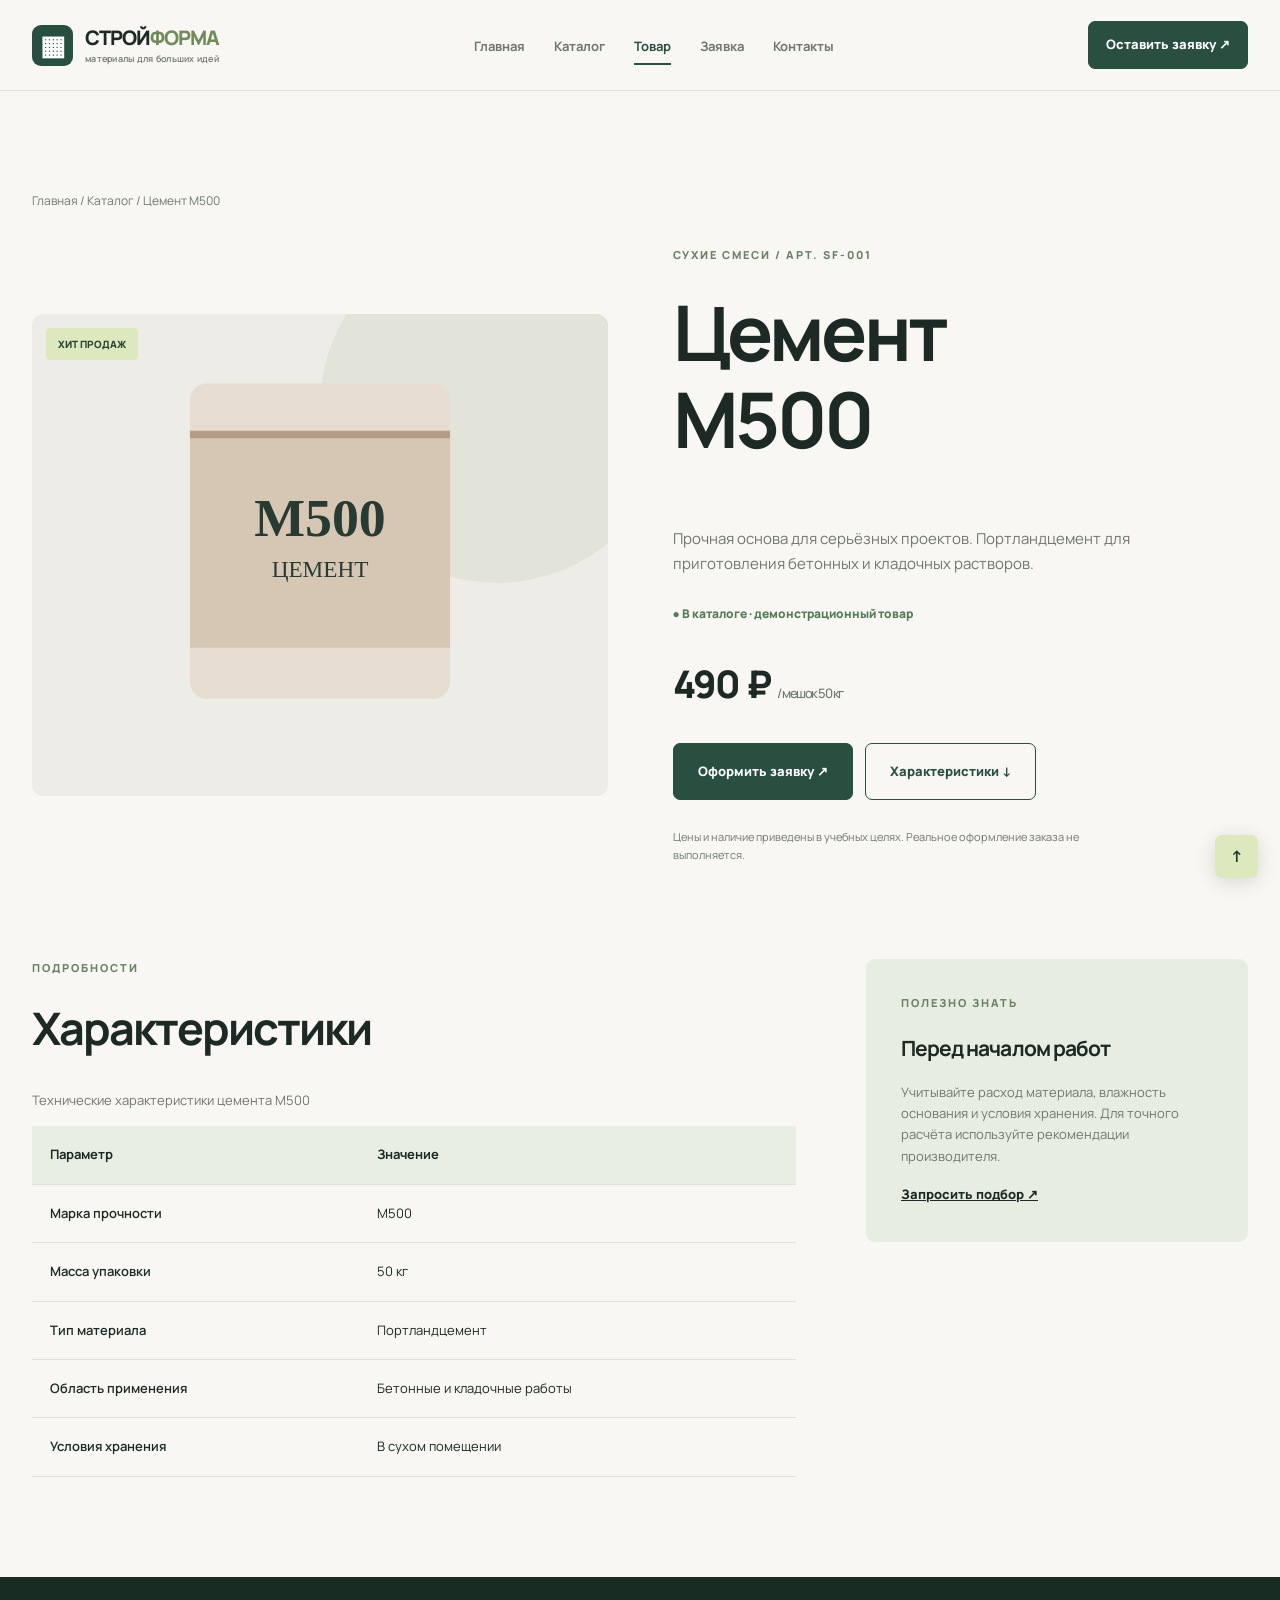
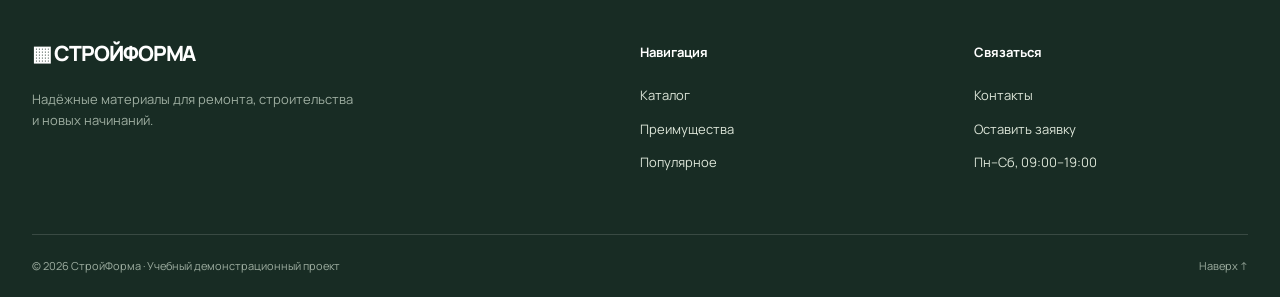
<file: product.html>
<!DOCTYPE html>
<html lang="ru">

<head>
    <meta charset="UTF-8">
    <meta name="viewport" content="width=device-width, initial-scale=1">
    <meta name="description" content="Характеристики и цена цемента М500 в СтройФорма.">
    <title>Цемент М500 — СтройФорма</title>
    <link rel="stylesheet" href="css/style.css">
</head>

<body id="top">
    <header class="site-header">
        <div class="container site-header__inner"><a class="brand" href="index.html"
                aria-label="СтройФорма — главная"><span class="brand__mark">▦</span><span>СТРОЙ<span
                        class="brand__accent">ФОРМА</span><small>материалы для больших идей</small></span></a>
            <nav class="site-nav" aria-label="Основное меню">
                <ul class="site-nav__list">
                    <li><a class="site-nav__link " href="index.html">Главная</a></li>
                    <li><a class="site-nav__link " href="catalog.html">Каталог</a></li>
                    <li><a class="site-nav__link site-nav__link--active" aria-current="page"
                            href="product.html">Товар</a></li>
                    <li><a class="site-nav__link " href="order.html">Заявка</a></li>
                    <li><a class="site-nav__link " href="contacts.html">Контакты</a></li>
                </ul>
            </nav><a class="button button--small" href="order.html">Оставить заявку ↗</a>
        </div>
    </header>
    <main>
        <section class="section">
            <div class="container">
                <nav class="breadcrumbs" aria-label="Хлебные крошки"><a href="index.html">Главная</a> / <a
                        href="catalog.html">Каталог</a> / <span>Цемент М500</span></nav>
                <div class="product-detail">
                    <div class="product-detail__visual"><img src="images/cement.svg"
                            alt="Мешок цемента М500 массой 50 килограммов"><span class="product-detail__badge">ХИТ
                            ПРОДАЖ</span></div>
                    <div class="product-detail__info"><span class="eyebrow">СУХИЕ СМЕСИ / АРТ. SF-001</span>
                        <h1>Цемент<br>М500</h1>
                        <p class="product-detail__lead">Прочная основа для серьёзных проектов. Портландцемент для
                            приготовления бетонных и кладочных растворов.</p>
                        <div class="product-detail__availability">● В каталоге · демонстрационный товар</div>
                        <div class="product-detail__price">490 ₽ <small>/ мешок 50 кг</small></div>
                        <div class="product-detail__actions"><a href="order.html" class="button">Оформить заявку ↗</a><a
                                href="#specifications" class="button button--outline">Характеристики ↓</a></div>
                        <div class="product-detail__note">Цены и наличие приведены в учебных целях. Реальное оформление
                            заказа не выполняется.</div>
                    </div>
                </div>
                <div class="product-sections">
                    <section id="specifications"><span class="eyebrow">ПОДРОБНОСТИ</span>
                        <h2>Характеристики</h2>
                        <table class="spec-table">
                            <caption>Технические характеристики цемента М500</caption>
                            <thead>
                                <tr>
                                    <th scope="col">Параметр</th>
                                    <th scope="col">Значение</th>
                                </tr>
                            </thead>
                            <tbody>
                                <tr>
                                    <th scope="row">Марка прочности</th>
                                    <td>М500</td>
                                </tr>
                                <tr>
                                    <th scope="row">Масса упаковки</th>
                                    <td>50 кг</td>
                                </tr>
                                <tr>
                                    <th scope="row">Тип материала</th>
                                    <td>Портландцемент</td>
                                </tr>
                                <tr>
                                    <th scope="row">Область применения</th>
                                    <td>Бетонные и кладочные работы</td>
                                </tr>
                                <tr>
                                    <th scope="row">Условия хранения</th>
                                    <td>В сухом помещении</td>
                                </tr>
                            </tbody>
                        </table>
                    </section>
                    <aside class="product-aside"><span class="eyebrow">ПОЛЕЗНО ЗНАТЬ</span>
                        <h3>Перед началом работ</h3>
                        <p>Учитывайте расход материала, влажность основания и условия хранения. Для точного расчёта
                            используйте рекомендации производителя.</p><a href="order.html">Запросить подбор ↗</a>
                    </aside>
                </div>
            </div>
        </section>
    </main>
    <footer class="site-footer" id="contacts">
        <div class="container footer-grid">
            <div><a class="brand brand--footer" href="index.html">▦ СТРОЙФОРМА</a>
                <p>Надёжные материалы для ремонта, строительства и новых начинаний.</p>
            </div>
            <div><strong>Навигация</strong><a href="catalog.html">Каталог</a><a
                    href="index.html#advantages">Преимущества</a><a href="index.html#popular">Популярное</a></div>
            <div><strong>Связаться</strong><a href="contacts.html">Контакты</a><a href="order.html">Оставить
                    заявку</a><span>Пн–Сб, 09:00–19:00</span></div>
        </div>
        <div class="container footer-bottom">© 2026 СтройФорма · Учебный демонстрационный проект <a href="#top">Наверх
                ↑</a></div>
    </footer><a class="back-top" href="#top" aria-label="Вернуться наверх">↑</a>
    <div class="modal" id="consultation" role="dialog" aria-modal="true" aria-labelledby="modal-title">
        <div class="modal__panel"><a href="#close" class="modal__close" aria-label="Закрыть окно">×</a><span
                class="eyebrow">Нужна помощь?</span>
            <h2 id="modal-title">Подберём материалы</h2>
            <p>Расскажите о задаче — поможем составить список необходимых материалов.</p><a href="order.html"
                class="button">Перейти к заявке ↗</a>
        </div><a href="#close" class="modal__overlay" aria-label="Закрыть окно"></a>
    </div>
</body>

</html>
</file>
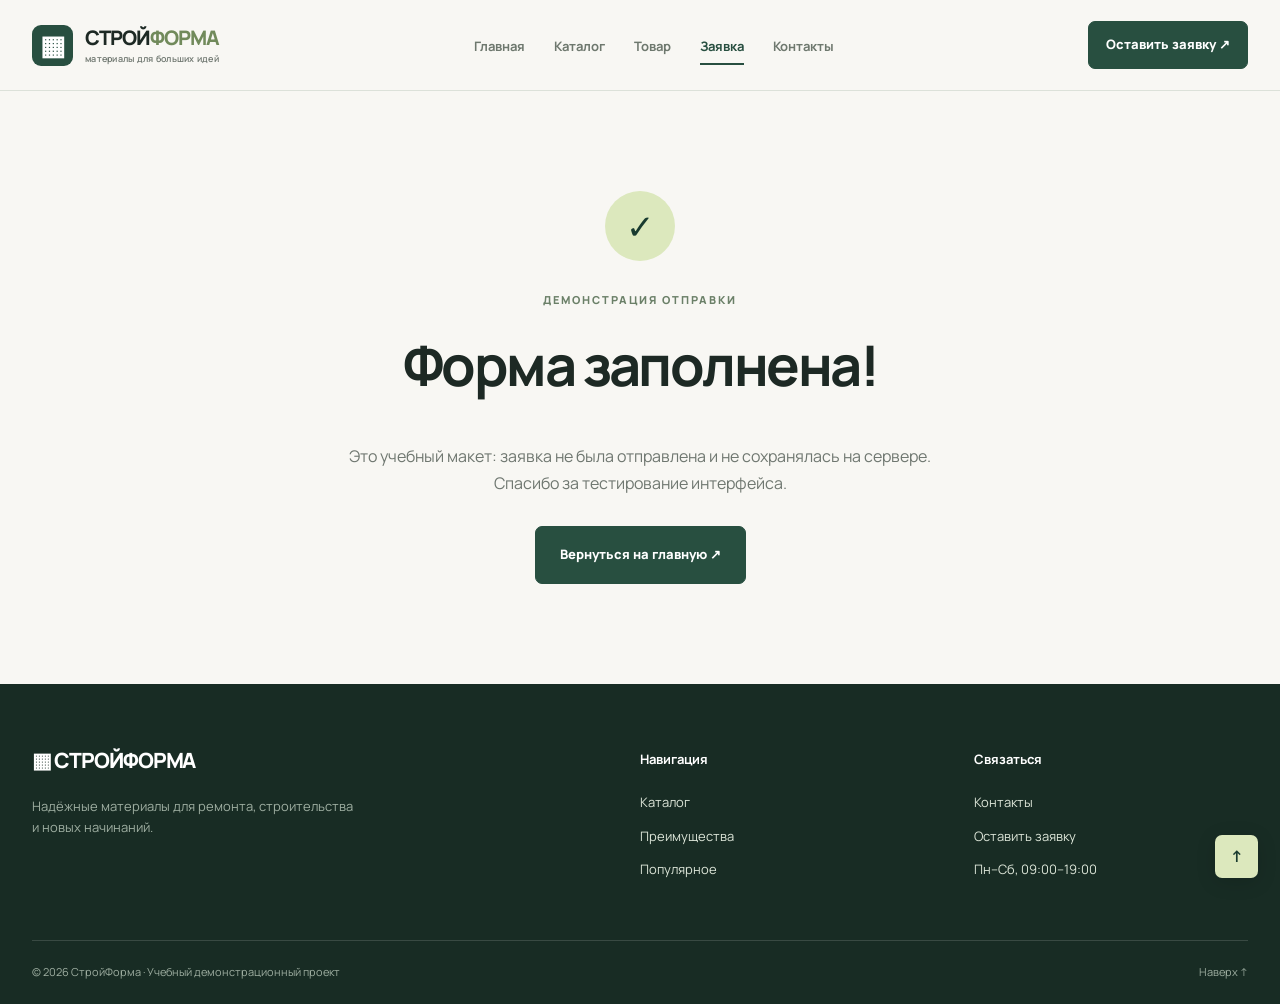
<file: success.html>
<!DOCTYPE html>
<html lang="ru">

<head>
    <meta charset="UTF-8">
    <meta name="viewport" content="width=device-width, initial-scale=1">
    <meta name="description" content="Демонстрационное подтверждение заполнения формы.">
    <title>Подтверждение — СтройФорма</title>
    <link rel="stylesheet" href="css/style.css">
</head>

<body id="top">
    <header class="site-header">
        <div class="container site-header__inner"><a class="brand" href="index.html"
                aria-label="СтройФорма — главная"><span class="brand__mark">▦</span><span>СТРОЙ<span
                        class="brand__accent">ФОРМА</span><small>материалы для больших идей</small></span></a>
            <nav class="site-nav" aria-label="Основное меню">
                <ul class="site-nav__list">
                    <li><a class="site-nav__link " href="index.html">Главная</a></li>
                    <li><a class="site-nav__link " href="catalog.html">Каталог</a></li>
                    <li><a class="site-nav__link " href="product.html">Товар</a></li>
                    <li><a class="site-nav__link site-nav__link--active" aria-current="page"
                            href="order.html">Заявка</a></li>
                    <li><a class="site-nav__link " href="contacts.html">Контакты</a></li>
                </ul>
            </nav><a class="button button--small" href="order.html">Оставить заявку ↗</a>
        </div>
    </header>
    <main>
        <section class="section success">
            <div class="container">
                <div class="success__icon">✓</div><span class="eyebrow">ДЕМОНСТРАЦИЯ ОТПРАВКИ</span>
                <h1>Форма заполнена!</h1>
                <p>Это учебный макет: заявка не была отправлена и не сохранялась на сервере. Спасибо за тестирование
                    интерфейса.</p><a href="index.html" class="button">Вернуться на главную ↗</a>
            </div>
        </section>
    </main>
    <footer class="site-footer" id="contacts">
        <div class="container footer-grid">
            <div><a class="brand brand--footer" href="index.html">▦ СТРОЙФОРМА</a>
                <p>Надёжные материалы для ремонта, строительства и новых начинаний.</p>
            </div>
            <div><strong>Навигация</strong><a href="catalog.html">Каталог</a><a
                    href="index.html#advantages">Преимущества</a><a href="index.html#popular">Популярное</a></div>
            <div><strong>Связаться</strong><a href="contacts.html">Контакты</a><a href="order.html">Оставить
                    заявку</a><span>Пн–Сб, 09:00–19:00</span></div>
        </div>
        <div class="container footer-bottom">© 2026 СтройФорма · Учебный демонстрационный проект <a href="#top">Наверх
                ↑</a></div>
    </footer><a class="back-top" href="#top" aria-label="Вернуться наверх">↑</a>
    <div class="modal" id="consultation" role="dialog" aria-modal="true" aria-labelledby="modal-title">
        <div class="modal__panel"><a href="#close" class="modal__close" aria-label="Закрыть окно">×</a><span
                class="eyebrow">Нужна помощь?</span>
            <h2 id="modal-title">Подберём материалы</h2>
            <p>Расскажите о задаче — поможем составить список необходимых материалов.</p><a href="order.html"
                class="button">Перейти к заявке ↗</a>
        </div><a href="#close" class="modal__overlay" aria-label="Закрыть окно"></a>
    </div>
</body>

</html>
</file>
<file: css/style.css>
@import url('https://fonts.googleapis.com/css2?family=Manrope:wght@400;500;600;700;800&display=swap');

:root {
    --bg: #f8f7f3;
    --paper: #fff;
    --ink: #1d2924;
    --muted: #6f7770;
    --green: #284f40;
    --deep: #193b30;
    --lime: #d7e1b8;
    --line: #dce1d9;
    --radius: 12px;
    --space-sm: 8px;
    --space-md: 16px;
    --space-lg: 24px
}

* {
    box-sizing: border-box
}

html {
    scroll-behavior: smooth
}

body {
    margin: 0;
    background: var(--bg);
    color: var(--ink);
    font-family: Manrope, Arial, sans-serif;
    line-height: 1.65
}

a {
    color: inherit;
    text-decoration: none
}

button,
input,
textarea,
select {
    font: inherit
}

img {
    display: block;
    max-width: 100%
}

h1,
h2,
h3,
p {
    margin-top: 0
}

h1,
h2,
h3 {
    line-height: 1.14;
    letter-spacing: -.045em
}

h1 {
    font-size: clamp(48px, 6.5vw, 94px)
}

h2 {
    font-size: clamp(30px, 3.5vw, 52px)
}

h3 {
    font-size: 21px
}

.container {
    width: min(1240px, calc(100% - 64px));
    margin: auto
}

.site-header {
    position: sticky;
    top: 0;
    z-index: 30;
    background: rgba(248, 247, 243, .97);
    border-bottom: 1px solid var(--line);
    backdrop-filter: blur(12px)
}

.site-header__inner {
    min-height: 90px;
    display: flex;
    align-items: center;
    justify-content: space-between;
    gap: 30px
}

.brand {
    display: flex;
    align-items: center;
    gap: 12px;
    font-size: 20px;
    font-weight: 800;
    line-height: 1.05;
    letter-spacing: -.05em;
    white-space: nowrap
}

.brand__mark {
    display: grid;
    place-items: center;
    width: 41px;
    height: 41px;
    border-radius: 9px;
    background: var(--green);
    color: white;
    font-size: 27px
}

.brand__accent {
    color: #718a5b
}

.brand small {
    display: block;
    color: var(--muted);
    font-size: 9px;
    font-weight: 600;
    letter-spacing: .03em;
    margin-top: 6px
}

.site-nav__list {
    display: flex;
    gap: 29px;
    list-style: none;
    margin: 0;
    padding: 0
}

.site-nav__link {
    font-size: 13px;
    font-weight: 700;
    color: #6e786e;
    transition: color .2s
}

.site-nav__link:hover,
.site-nav__link--active {
    color: var(--green)
}

.site-nav__link--active {
    border-bottom: 2px solid var(--green);
    padding-bottom: 8px
}

.button {
    display: inline-flex;
    align-items: center;
    justify-content: center;
    gap: 30px;
    background: var(--green);
    border: 1px solid var(--green);
    border-radius: 7px;
    color: white;
    font-weight: 800;
    font-size: 13px;
    padding: 17px 24px;
    cursor: pointer;
    transition: background .2s, transform .2s
}

.button:hover {
    background: var(--deep);
    transform: translateY(-2px)
}

.button--small {
    padding: 12px 17px;
    gap: 9px
}

.button--cream {
    background: #e5eacb;
    border-color: #e5eacb;
    color: #203a2e
}

.button--cream:hover {
    background: #fff;
    color: #203a2e
}

.button--outline {
    background: transparent;
    color: var(--green)
}

.button--outline:hover {
    color: white
}

.eyebrow {
    display: block;
    font-size: 11px;
    font-weight: 800;
    letter-spacing: .18em;
    color: #6b8068;
    margin-bottom: 24px
}

.eyebrow--light {
    color: #c8d5b1
}

.hero {
    background: var(--deep);
    color: #fff;
    overflow: hidden
}

.hero__grid {
    display: grid;
    grid-template-columns: 1fr 48%;
    min-height: 665px
}

.hero__content {
    padding: 96px 20px 45px 0;
    position: relative;
    z-index: 1
}

.hero h1 {
    margin-bottom: 28px
}

.hero h1 em,
.page-intro h1 em {
    font-style: normal;
    color: #c5d7a5
}

.hero__content>p {
    max-width: 490px;
    color: #c0d0c5;
    font-size: 15px
}

.hero__actions {
    display: flex;
    align-items: center;
    gap: 30px;
    margin-top: 35px
}

.text-link {
    font-weight: 700;
    font-size: 13px
}

.text-link:hover {
    text-decoration: underline
}

.hero__stats {
    display: flex;
    gap: 42px;
    margin-top: 75px
}

.hero__stats div {
    display: flex;
    flex-direction: column
}

.hero__stats strong {
    font-size: 28px;
    letter-spacing: -.05em
}

.hero__stats span {
    font-size: 11px;
    color: #bdcabe
}

.hero__visual {
    position: relative;
    min-height: 560px;
    background: #315846;
    overflow: hidden
}

.hero__architecture {
    position: absolute;
    inset: 0;
    transform: rotate(-17deg) scale(1.18)
}

.arch {
    position: absolute;
    box-shadow: 18px 24px 45px #0c2c2180
}

.arch--one {
    width: 44%;
    height: 75%;
    background: #a7b5a3;
    left: 15%;
    top: 23%
}

.arch--two {
    width: 47%;
    height: 65%;
    background: #6f8e79;
    left: 48%;
    top: 5%
}

.arch--three {
    width: 32%;
    height: 45%;
    background: #d5d9c6;
    left: 37%;
    top: 47%
}

.arch--four {
    width: 18%;
    height: 45%;
    background: #426a53;
    left: 71%;
    top: 48%
}

.hero__vertical {
    position: absolute;
    right: 16px;
    top: 70px;
    writing-mode: vertical-rl;
    font-size: 10px;
    letter-spacing: .25em;
    color: #d5e3d6
}

.hero__visual-note {
    position: absolute;
    bottom: 27px;
    left: 35px;
    font-size: 11px;
    letter-spacing: .16em
}

.section {
    padding: 100px 0
}

.section--tinted {
    background: #eeefe8
}

.section-heading {
    display: flex;
    justify-content: space-between;
    align-items: end;
    gap: 40px;
    margin-bottom: 42px
}

.section-heading h2 {
    margin: 0
}

.section-heading>p {
    max-width: 330px;
    font-size: 14px;
    color: var(--muted)
}

.features {
    display: grid;
    grid-template-columns: repeat(3, 1fr);
    border: 1px solid var(--line)
}

.feature {
    padding: 36px;
    border-right: 1px solid var(--line);
    min-height: 275px
}

.feature:last-child {
    border: 0
}

.feature__number {
    color: #8e9b8a;
    font-size: 12px;
    font-weight: 800
}

.feature__icon {
    display: block;
    font-size: 38px;
    margin: 20px 0
}

.feature h3 {
    font-size: 19px
}

.feature p {
    color: var(--muted);
    font-size: 13px
}

.products-grid {
    display: grid;
    grid-template-columns: repeat(4, minmax(0, 1fr));
    gap: 20px
}

.product-card {
    background: var(--paper);
    border: 1px solid #e6e9e1;
    border-radius: var(--radius);
    overflow: hidden;
    position: relative;
    transition: transform .2s, box-shadow .2s
}

.product-card:hover {
    transform: translateY(-5px);
    box-shadow: 0 16px 30px #193b3014
}

.product-card__image-wrap {
    position: relative;
    aspect-ratio: 1.14;
    background: #e9ebe3;
    overflow: hidden
}

.product-card__image {
    width: 100%;
    height: 100%;
    object-fit: cover;
    transition: transform .3s
}

.product-card:hover .product-card__image {
    transform: scale(1.05)
}

.product-card__badge,
.product-detail__badge {
    position: absolute;
    top: 14px;
    left: 14px;
    background: #dce8bd;
    color: #294330;
    font-size: 10px;
    font-weight: 800;
    padding: 8px 12px;
    border-radius: 4px;
    text-transform: uppercase
}

.product-card__body {
    padding: 23px
}

.product-card__category {
    font-size: 10px;
    text-transform: uppercase;
    letter-spacing: .13em;
    color: #819080;
    font-weight: 800
}

.product-card__title {
    font-size: 18px;
    margin: 11px 0
}

.product-card__description {
    font-size: 12px;
    color: var(--muted);
    min-height: 59px
}

.product-card__bottom {
    display: flex;
    align-items: center;
    justify-content: space-between;
    border-top: 1px solid var(--line);
    padding-top: 18px
}

.product-card__price {
    font-size: 19px
}

.product-card__bottom small {
    font-size: 10px;
    color: var(--muted)
}

.product-card__button {
    display: grid;
    place-items: center;
    width: 39px;
    height: 39px;
    border-radius: 6px;
    background: var(--green);
    color: white;
    font-size: 21px
}

.product-card__button:hover {
    background: var(--deep)
}

.underlined-link {
    font-size: 13px;
    font-weight: 800;
    text-decoration: underline;
    text-underline-offset: 6px
}

.cta-section {
    background: #284f40;
    color: white;
    padding: 70px 0
}

.cta-section__inner {
    display: flex;
    justify-content: space-between;
    align-items: center;
    gap: 40px
}

.cta-section h2 {
    margin-bottom: 15px
}

.cta-section p {
    color: #cbd7cd;
    font-size: 14px;
    max-width: 540px
}

.site-footer {
    background: #182c24;
    color: #dce5d8;
    padding: 65px 0 0
}

.footer-grid {
    display: grid;
    grid-template-columns: 2fr 1fr 1fr;
    gap: 60px
}

.brand--footer {
    color: white;
    font-size: 21px
}

.footer-grid p {
    font-size: 13px;
    color: #9eaea1;
    max-width: 330px;
    margin-top: 25px
}

.footer-grid>div:not(:first-child) {
    display: flex;
    flex-direction: column;
    gap: 12px;
    font-size: 13px
}

.footer-grid strong {
    color: white;
    margin-bottom: 10px
}

.footer-grid a:hover {
    text-decoration: underline
}

.footer-bottom {
    border-top: 1px solid #ffffff24;
    margin-top: 60px;
    padding: 22px 0;
    display: flex;
    justify-content: space-between;
    color: #9eaea1;
    font-size: 11px
}

.back-top {
    position: fixed;
    right: 22px;
    bottom: 22px;
    width: 43px;
    height: 43px;
    background: #dce8bd;
    color: var(--deep);
    display: grid;
    place-items: center;
    border-radius: 7px;
    z-index: 20;
    box-shadow: 0 4px 20px #0002;
    font-weight: 800
}

.page-intro {
    padding: 90px 0 75px;
    background: #e9eee3
}

.page-intro--short {
    padding: 85px 0
}

.page-intro h1 {
    margin-bottom: 20px
}

.page-intro h1 em {
    color: #648369
}

.page-intro p {
    max-width: 600px;
    color: #617367;
    font-size: 15px
}

.catalog-layout {
    display: grid;
    grid-template-columns: 240px 1fr;
    gap: 50px;
    align-items: start
}

.filters {
    position: sticky;
    top: 120px;
    border-top: 3px solid var(--green);
    padding-top: 24px
}

.filters h2 {
    font-size: 22px
}

.filters__note {
    font-size: 11px;
    color: var(--muted)
}

.filters__link {
    display: flex;
    justify-content: space-between;
    border-bottom: 1px solid var(--line);
    padding: 14px 0;
    font-size: 13px;
    font-weight: 700;
    color: #627268
}

.filters__link:hover,
.filters__link--active {
    color: var(--green)
}

.filters__help {
    background: #e6ebdd;
    padding: 24px;
    margin-top: 30px;
    border-radius: 8px
}

.filters__help p {
    font-size: 12px;
    color: var(--muted)
}

.filters__help a {
    font-size: 12px;
    font-weight: 800;
    text-decoration: underline
}

.catalog-main__top {
    display: flex;
    justify-content: space-between;
    align-items: end;
    margin-bottom: 28px
}

.catalog-main__top h2 {
    font-size: 32px;
    margin: 0
}

.catalog-main__sort {
    font-size: 11px;
    color: var(--muted)
}

.products-grid--catalog {
    grid-template-columns: repeat(3, minmax(0, 1fr))
}

.category-note {
    margin-top: 35px;
    padding: 20px;
    border: 1px solid var(--line);
    border-radius: 8px
}

.category-note h3 {
    font-size: 17px
}

.category-note p {
    font-size: 13px;
    color: var(--muted);
    margin: 0
}

.category-note a {
    text-decoration: underline
}

.breadcrumbs {
    font-size: 12px;
    color: var(--muted);
    margin-bottom: 35px
}

.breadcrumbs a:hover {
    text-decoration: underline
}

.product-detail {
    display: grid;
    grid-template-columns: 1fr 1fr;
    gap: 65px;
    align-items: center
}

.product-detail__visual {
    position: relative;
    background: #e9ebe3;
    border-radius: 12px;
    overflow: hidden
}

.product-detail__visual img {
    width: 100%
}

.product-detail__info h1 {
    font-size: clamp(55px, 6vw, 88px)
}

.product-detail__lead {
    color: var(--muted);
    font-size: 15px;
    max-width: 490px
}

.product-detail__availability {
    font-size: 12px;
    color: #527a55;
    font-weight: 800;
    margin: 28px 0
}

.product-detail__price {
    font-size: 38px;
    font-weight: 800;
    letter-spacing: -.04em
}

.product-detail__price small {
    font-size: 13px;
    color: var(--muted);
    font-weight: 500
}

.product-detail__actions {
    display: flex;
    gap: 12px;
    margin: 28px 0
}

.product-detail__note {
    font-size: 11px;
    color: var(--muted);
    max-width: 440px
}

.product-sections {
    display: grid;
    grid-template-columns: 2fr 1fr;
    gap: 70px;
    margin-top: 95px
}

.spec-table {
    width: 100%;
    border-collapse: collapse;
    text-align: left;
    font-size: 13px
}

.spec-table caption {
    text-align: left;
    color: var(--muted);
    margin-bottom: 15px
}

.spec-table th,
.spec-table td {
    padding: 18px;
    border-bottom: 1px solid var(--line)
}

.spec-table thead {
    background: #e9eee3
}

.spec-table tbody th {
    font-weight: 600
}

.product-aside {
    background: #e7ede1;
    padding: 35px;
    border-radius: 9px;
    align-self: start
}

.product-aside p {
    color: var(--muted);
    font-size: 13px
}

.product-aside a {
    font-size: 13px;
    font-weight: 800;
    text-decoration: underline
}

.order-layout {
    display: grid;
    grid-template-columns: minmax(0, 1.7fr) minmax(270px, 1fr);
    gap: 70px
}

.order-layout__main h2 {
    font-size: 35px;
    margin-bottom: 32px
}

.order-form {
    background: white;
    padding: 35px;
    border: 1px solid var(--line);
    border-radius: 12px
}

.form-grid {
    display: grid;
    grid-template-columns: 1fr 1fr;
    gap: 20px
}

.order-form__field {
    margin-bottom: 22px
}

.order-form__label {
    display: block;
    font-size: 12px;
    font-weight: 800;
    margin-bottom: 9px
}

.order-form__input {
    width: 100%;
    background: #f8f9f6;
    border: 1px solid #d8dfd5;
    border-radius: 6px;
    padding: 14px 15px;
    outline: none;
    font-size: 13px;
    color: var(--ink)
}

.order-form__input:focus {
    border-color: #527a55;
    box-shadow: 0 0 0 3px #527a5522
}

.order-form__input--textarea {
    resize: vertical
}

.order-form__consent {
    display: flex;
    align-items: start;
    gap: 12px;
    font-size: 12px;
    color: #5d6d60
}

.order-form__consent input {
    margin-top: 5px;
    accent-color: var(--green)
}

.order-form__actions {
    display: flex;
    align-items: center;
    gap: 20px;
    margin-top: 30px
}

.order-form__actions span,
.form-disclaimer {
    font-size: 11px;
    color: var(--muted)
}

.form-disclaimer {
    margin: 20px 0 0
}

.order-sidebar {
    background: #e9eee3;
    padding: 35px;
    border-radius: 9px;
    align-self: start
}

.order-sidebar h3 {
    font-size: 27px;
    margin-bottom: 35px
}

.step {
    display: flex;
    gap: 18px;
    border-top: 1px solid #cfd9cc;
    padding: 22px 0
}

.step>strong {
    color: #79917b
}

.step b {
    font-size: 13px
}

.step p {
    font-size: 12px;
    color: var(--muted);
    margin: 6px 0 0
}

.contact-grid {
    display: grid;
    grid-template-columns: 1fr 1fr;
    gap: 30px
}

.contact-panel,
.contact-highlight {
    padding: 48px;
    border-radius: 10px
}

.contact-panel {
    background: white;
    border: 1px solid var(--line)
}

.contact-panel h2 {
    font-size: 37px
}

.contact-line {
    display: flex;
    flex-direction: column;
    padding: 19px 0;
    border-bottom: 1px solid var(--line)
}

.contact-line span {
    font-size: 11px;
    color: #839283
}

.contact-line strong {
    font-size: 19px;
    margin: 6px 0
}

.contact-line small {
    color: var(--muted)
}

.contact-highlight {
    background: var(--deep);
    color: white;
    display: flex;
    flex-direction: column;
    align-items: start;
    justify-content: center
}

.contact-highlight h2 {
    font-size: 45px
}

.contact-highlight p {
    font-size: 14px;
    color: #bfd1c4
}

.contact-highlight__link {
    margin-top: 25px;
    font-size: 13px;
    text-decoration: underline
}

.faq {
    border-top: 1px solid #cfd9cc
}

.faq details {
    border-bottom: 1px solid #cfd9cc;
    padding: 24px 0
}

.faq summary {
    cursor: pointer;
    font-size: 17px;
    font-weight: 800
}

.faq p {
    color: var(--muted);
    font-size: 13px;
    max-width: 720px
}

.success {
    text-align: center;
    min-height: 65vh;
    display: grid;
    place-items: center
}

.success .container {
    max-width: 600px
}

.success__icon {
    display: grid;
    place-items: center;
    width: 70px;
    height: 70px;
    background: #dce8bd;
    color: var(--deep);
    border-radius: 50%;
    font-size: 34px;
    margin: 0 auto 30px
}

.success h1 {
    font-size: 56px
}

.success p {
    color: var(--muted);
    margin-bottom: 30px
}

.modal {
    position: fixed;
    inset: 0;
    z-index: 100;
    display: none;
    align-items: center;
    justify-content: center;
    padding: 20px
}

.modal:target {
    display: flex
}

.modal__overlay {
    position: absolute;
    inset: 0;
    background: #0d211bc9;
    z-index: 0
}

.modal__panel {
    position: relative;
    z-index: 1;
    width: min(480px, 100%);
    background: var(--bg);
    padding: 45px;
    border-radius: 12px
}

.modal__panel h2 {
    font-size: 38px
}

.modal__panel p {
    color: var(--muted);
    font-size: 14px
}

.modal__close {
    position: absolute;
    right: 20px;
    top: 12px;
    font-size: 32px
}

.modal__panel .button {
    margin-top: 15px
}

:focus-visible {
    outline: 3px solid #a7c477;
    outline-offset: 4px
}

button:disabled,
.button--disabled {
    opacity: .6;
    cursor: not-allowed
}

@media(max-width:1050px) {
    .site-header__inner {
        flex-wrap: wrap;
        padding: 16px 0
    }

    .site-nav {
        order: 3;
        width: 100%
    }

    .site-nav__list {
        justify-content: center;
        flex-wrap: wrap
    }

    .hero__grid {
        grid-template-columns: 1fr 40%
    }

    .hero__content {
        padding-top: 75px
    }

    .hero__stats {
        gap: 20px
    }

    .products-grid {
        grid-template-columns: repeat(2, 1fr)
    }

    .products-grid--catalog {
        grid-template-columns: repeat(2, 1fr)
    }

    .product-detail {
        gap: 30px
    }
}

@media(max-width:700px) {
    .container {
        width: min(100% - 32px, 1240px)
    }

    .site-header__inner>.button {
        display: none
    }

    .site-nav__list {
        gap: 15px
    }

    .site-nav__link {
        font-size: 11px
    }

    .hero__grid {
        grid-template-columns: 1fr
    }

    .hero__content {
        padding: 65px 0
    }

    .hero__visual {
        min-height: 300px
    }

    .hero__stats {
        margin-top: 45px;
        flex-wrap: wrap
    }

    .section {
        padding: 65px 0
    }

    .section-heading,
    .cta-section__inner {
        align-items: start;
        flex-direction: column
    }

    .features,
    .catalog-layout,
    .product-detail,
    .product-sections,
    .order-layout,
    .contact-grid,
    .footer-grid {
        grid-template-columns: 1fr
    }

    .feature {
        border-right: 0;
        border-bottom: 1px solid var(--line)
    }

    .products-grid,
    .products-grid--catalog {
        grid-template-columns: repeat(2, minmax(0, 1fr));
        gap: 12px
    }

    .product-card__body {
        padding: 14px
    }

    .product-card__title {
        font-size: 15px
    }

    .product-card__price {
        font-size: 16px
    }

    .product-card__description {
        font-size: 11px
    }

    .filters {
        position: static
    }

    .catalog-layout {
        gap: 30px
    }

    .page-intro {
        padding: 65px 0
    }

    .product-detail__actions,
    .order-form__actions {
        flex-wrap: wrap
    }

    .form-grid {
        grid-template-columns: 1fr;
        gap: 0
    }

    .order-form {
        padding: 22px
    }

    .contact-panel,
    .contact-highlight {
        padding: 28px
    }

    .footer-grid {
        gap: 30px
    }

    .footer-bottom {
        gap: 15px;
        flex-wrap: wrap
    }
}

@media(max-width:390px) {

    .products-grid,
    .products-grid--catalog {
        grid-template-columns: 1fr
    }

    .hero__stats {
        gap: 15px
    }

    .site-nav__list {
        gap: 10px
    }
}
</file>
